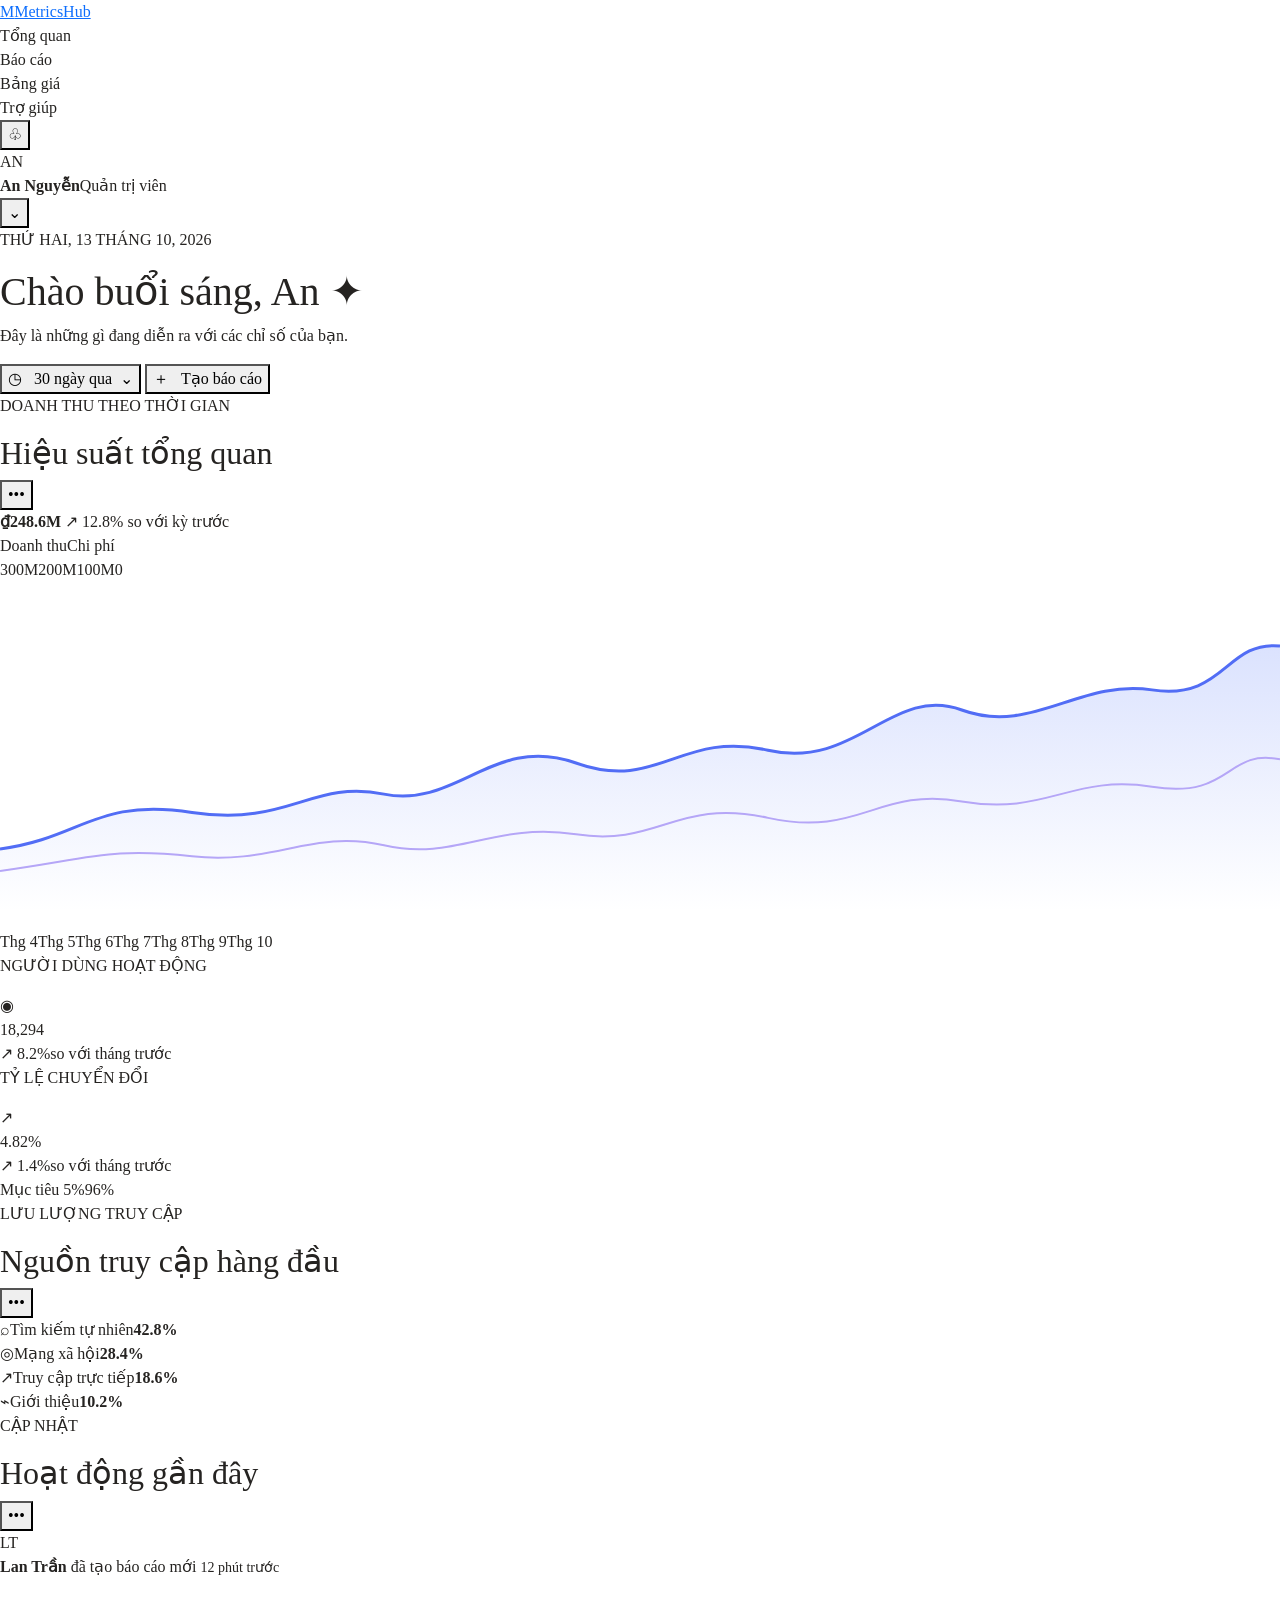
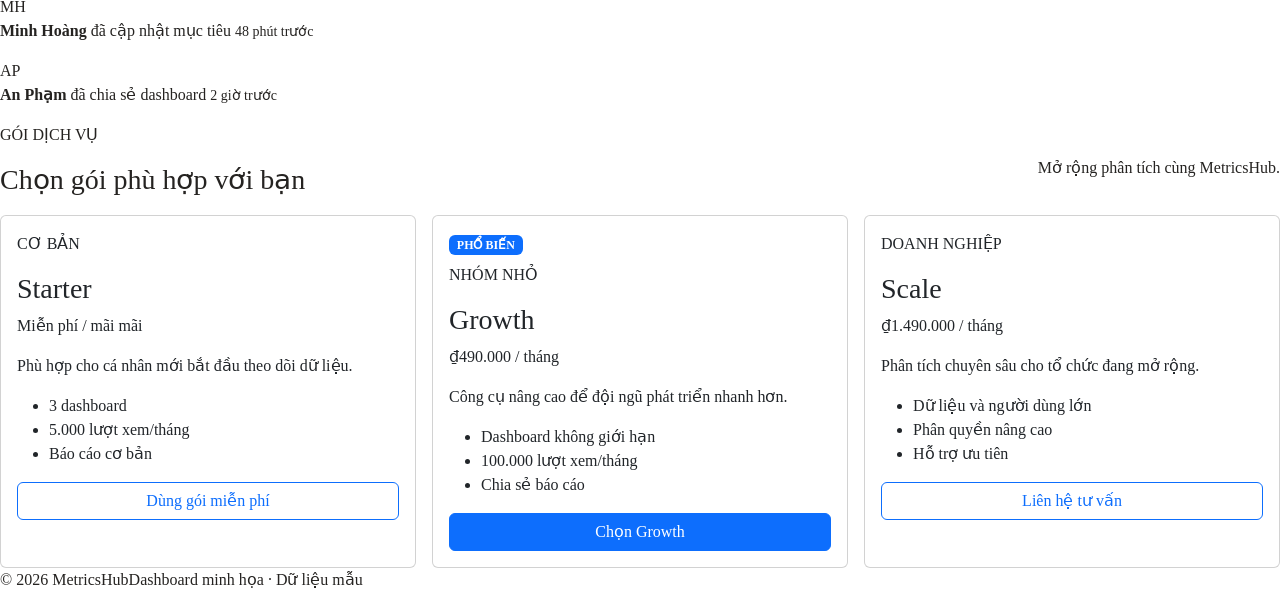
<file: index.html>
<!doctype html>
<html lang="vi">
<head>
  <meta charset="utf-8">
  <meta name="viewport" content="width=device-width, initial-scale=1">
  <meta name="description" content="MetricsHub - bảng điều khiển phân tích dữ liệu">
  <title>MetricsHub — Analytics Dashboard</title>
  <link href="https://cdn.jsdelivr.net/npm/bootstrap@5.3.3/dist/css/bootstrap.min.css" rel="stylesheet">
  <link rel="stylesheet" href="style.css">
</head>
<body>
  <header class="topbar">
    <a class="brand" href="#" aria-label="MetricsHub trang chủ">
      <span class="brand-mark">M</span><span>Metrics<span class="brand-light">Hub</span></span>
    </a>
    <nav class="main-nav" aria-label="Điều hướng chính">
      <a class="nav-link active" href="#dashboard">Tổng quan</a>
      <a class="nav-link" href="#reports">Báo cáo</a>
      <a class="nav-link" href="#pricing">Bảng giá</a>
      <a class="nav-link" href="#help">Trợ giúp</a>
    </nav>
    <div class="account">
      <button class="icon-button" aria-label="Thông báo">♧<span class="notification-dot"></span></button>
      <div class="user-avatar" aria-hidden="true">AN</div>
      <div class="user-name"><strong>An Nguyễn</strong><span>Quản trị viên</span></div>
      <button class="chevron-button" aria-label="Mở menu tài khoản">⌄</button>
    </div>
  </header>

  <main class="page-wrap">
    <section class="welcome-row">
      <div>
        <p class="eyebrow">THỨ HAI, 13 THÁNG 10, 2026</p>
        <h1>Chào buổi sáng, An <span aria-hidden="true">✦</span></h1>
        <p class="welcome-subtitle">Đây là những gì đang diễn ra với các chỉ số của bạn.</p>
      </div>
      <div class="toolbar">
        <button class="button-secondary">◷ &nbsp; 30 ngày qua &nbsp;⌄</button>
        <button class="button-primary">＋ &nbsp; Tạo báo cáo</button>
      </div>
    </section>

    <section id="dashboard" class="dashboard-grid" aria-label="Bảng điều khiển số liệu">
      <article class="widget revenue-widget">
        <div class="widget-heading">
          <div>
            <p class="widget-label">DOANH THU THEO THỜI GIAN</p>
            <h2>Hiệu suất tổng quan</h2>
          </div>
          <button class="more-button" aria-label="Thêm tùy chọn">•••</button>
        </div>
        <div class="revenue-summary">
          <strong>₫248.6M</strong>
          <span class="trend positive">↗ 12.8%</span>
          <span class="comparison">so với kỳ trước</span>
        </div>
        <div class="chart-legend"><span><i class="legend-dot blue"></i>Doanh thu</span><span><i class="legend-dot lavender"></i>Chi phí</span></div>
        <div class="line-chart" role="img" aria-label="Biểu đồ doanh thu tăng dần trong 7 tháng">
          <div class="chart-ylabels"><span>300M</span><span>200M</span><span>100M</span><span>0</span></div>
          <svg viewBox="0 0 700 190" preserveAspectRatio="none" aria-hidden="true">
            <defs><linearGradient id="fillBlue" x1="0" x2="0" y1="0" y2="1"><stop offset="0" stop-color="#5b7cfa" stop-opacity=".22"/><stop offset="1" stop-color="#5b7cfa" stop-opacity="0"/></linearGradient></defs>
            <path class="grid-line" d="M0 20H700M0 70H700M0 120H700M0 170H700"/>
            <path d="M0 146 C45 140 52 118 105 126 S170 108 210 116 S270 83 315 99 S372 81 420 92 S488 56 526 70 S590 53 630 59 S670 32 700 35 L700 180 L0 180Z" fill="url(#fillBlue)"/>
            <path d="M0 146 C45 140 52 118 105 126 S170 108 210 116 S270 83 315 99 S372 81 420 92 S488 56 526 70 S590 53 630 59 S670 32 700 35" fill="none" stroke="#526df5" stroke-width="3" vector-effect="non-scaling-stroke"/>
            <path d="M0 158 C50 151 61 145 105 150 S171 135 210 144 S270 131 315 138 S370 118 420 129 S480 112 526 120 S586 105 630 112 S670 91 700 97" fill="none" stroke="#b5a6f7" stroke-width="2" vector-effect="non-scaling-stroke"/>
          </svg>
          <div class="chart-xlabels"><span>Thg 4</span><span>Thg 5</span><span>Thg 6</span><span>Thg 7</span><span>Thg 8</span><span>Thg 9</span><span>Thg 10</span></div>
        </div>
      </article>

      <article class="widget metric-widget">
        <div class="widget-heading"><p class="widget-label">NGƯỜI DÙNG HOẠT ĐỘNG</p><span class="metric-icon violet">◉</span></div>
        <div class="metric-number">18,294</div>
        <div class="metric-bottom"><span class="trend positive">↗ 8.2%</span><span>so với tháng trước</span></div>
        <div class="mini-bars violet-bars" aria-hidden="true"><i></i><i></i><i></i><i></i><i></i><i></i><i></i><i></i><i></i><i></i><i></i><i></i></div>
      </article>

      <article class="widget metric-widget">
        <div class="widget-heading"><p class="widget-label">TỶ LỆ CHUYỂN ĐỔI</p><span class="metric-icon green">↗</span></div>
        <div class="metric-number">4.82<span class="unit">%</span></div>
        <div class="metric-bottom"><span class="trend positive">↗ 1.4%</span><span>so với tháng trước</span></div>
        <div class="conversion-track"><span></span></div>
        <div class="track-labels"><span>Mục tiêu 5%</span><span>96%</span></div>
      </article>

      <article id="reports" class="widget source-widget">
        <div class="widget-heading"><div><p class="widget-label">LƯU LƯỢNG TRUY CẬP</p><h2>Nguồn truy cập hàng đầu</h2></div><button class="more-button" aria-label="Thêm tùy chọn">•••</button></div>
        <div class="source-row"><span class="source-icon search-icon">⌕</span><span class="source-name">Tìm kiếm tự nhiên</span><strong>42.8%</strong><div class="source-bar"><i style="width:82%"></i></div></div>
        <div class="source-row"><span class="source-icon social-icon">◎</span><span class="source-name">Mạng xã hội</span><strong>28.4%</strong><div class="source-bar"><i style="width:58%"></i></div></div>
        <div class="source-row"><span class="source-icon direct-icon">↗</span><span class="source-name">Truy cập trực tiếp</span><strong>18.6%</strong><div class="source-bar"><i style="width:38%"></i></div></div>
        <div class="source-row"><span class="source-icon referral-icon">⌁</span><span class="source-name">Giới thiệu</span><strong>10.2%</strong><div class="source-bar"><i style="width:23%"></i></div></div>
      </article>

      <article class="widget activity-widget">
        <div class="widget-heading"><div><p class="widget-label">CẬP NHẬT</p><h2>Hoạt động gần đây</h2></div><button class="more-button" aria-label="Thêm tùy chọn">•••</button></div>
        <div class="activity-item"><span class="activity-avatar blue-bg">LT</span><p><strong>Lan Trần</strong> đã tạo báo cáo mới <small>12 phút trước</small></p></div>
        <div class="activity-item"><span class="activity-avatar peach-bg">MH</span><p><strong>Minh Hoàng</strong> đã cập nhật mục tiêu <small>48 phút trước</small></p></div>
        <div class="activity-item"><span class="activity-avatar green-bg">AP</span><p><strong>An Phạm</strong> đã chia sẻ dashboard <small>2 giờ trước</small></p></div>
      </article>
    </section>

    <section id="pricing" class="pricing-section">
      <div class="section-heading">
        <div><p class="eyebrow">GÓI DỊCH VỤ</p><h2>Chọn gói phù hợp với bạn</h2></div>
        <p>Mở rộng phân tích cùng MetricsHub.</p>
      </div>
      <div class="container-fluid px-0">
        <div class="row g-3">
          <div class="col-12 col-md-4">
            <div class="card h-100 pricing-card">
              <div class="card-body">
                <p class="plan-label">CƠ BẢN</p><h3 class="card-title">Starter</h3>
                <p class="plan-price">Miễn phí <span>/ mãi mãi</span></p>
                <p class="card-text">Phù hợp cho cá nhân mới bắt đầu theo dõi dữ liệu.</p>
                <ul class="plan-list"><li>3 dashboard</li><li>5.000 lượt xem/tháng</li><li>Báo cáo cơ bản</li></ul>
                <a href="#" class="btn btn-outline-primary w-100">Dùng gói miễn phí</a>
              </div>
            </div>
          </div>
          <div class="col-12 col-md-4">
            <div class="card h-100 pricing-card featured-plan">
              <div class="card-body">
                <span class="badge text-bg-primary mb-2">PHỔ BIẾN</span>
                <p class="plan-label">NHÓM NHỎ</p><h3 class="card-title">Growth</h3>
                <p class="plan-price">₫490.000 <span>/ tháng</span></p>
                <p class="card-text">Công cụ nâng cao để đội ngũ phát triển nhanh hơn.</p>
                <ul class="plan-list"><li>Dashboard không giới hạn</li><li>100.000 lượt xem/tháng</li><li>Chia sẻ báo cáo</li></ul>
                <a href="#" class="btn btn-primary w-100">Chọn Growth</a>
              </div>
            </div>
          </div>
          <div class="col-12 col-md-4">
            <div class="card h-100 pricing-card">
              <div class="card-body">
                <p class="plan-label">DOANH NGHIỆP</p><h3 class="card-title">Scale</h3>
                <p class="plan-price">₫1.490.000 <span>/ tháng</span></p>
                <p class="card-text">Phân tích chuyên sâu cho tổ chức đang mở rộng.</p>
                <ul class="plan-list"><li>Dữ liệu và người dùng lớn</li><li>Phân quyền nâng cao</li><li>Hỗ trợ ưu tiên</li></ul>
                <a href="#" class="btn btn-outline-primary w-100">Liên hệ tư vấn</a>
              </div>
            </div>
          </div>
        </div>
      </div>
    </section>

    <footer id="help" class="footer"><span>© 2026 MetricsHub</span><span>Dashboard minh họa · Dữ liệu mẫu</span></footer>
  </main>
</body>
</html>
</file>
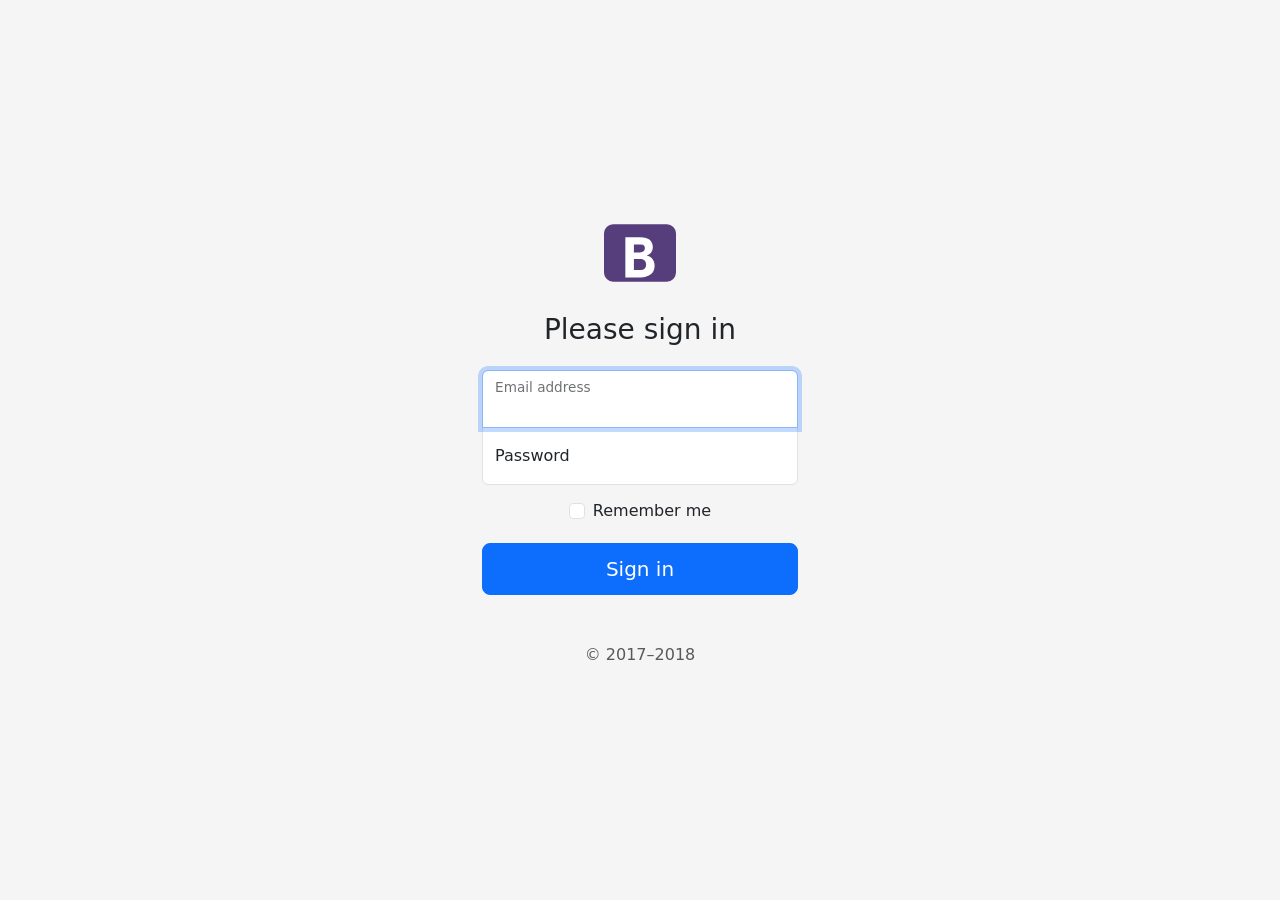
<file: bootstrap_login.html>
<!doctype html>
<html lang="vi">
<head>
    <meta charset="utf-8">
    <meta name="viewport" content="width=device-width, initial-scale=1">
    <title>Bootstrap Login</title>

    <!-- Bootstrap CSS -->
    <link href="https://cdn.jsdelivr.net/npm/bootstrap@5.0.0-beta2/dist/css/bootstrap.min.css"
          rel="stylesheet"
          integrity="sha384-BmbxuPwQa2lc/FVzBcNJ7UAyJxM6wuqIj61tLrc4wSX0szH/Ev+nYRRuWlolflfl"
          crossorigin="anonymous">

    <style>
        html,
        body {
            min-height: 100%;
        }

        body {
            min-height: 100vh;
            display: flex;
            align-items: center;
            justify-content: center;
            padding: 32px 16px;
            background: #f5f5f5;
        }

        .form-signin {
            width: 100%;
            max-width: 380px;
            padding: 32px;
            margin: auto;
            text-align: center;
        }

        .bootstrap-logo {
            width: 72px;
            height: 72px;
            margin-bottom: 24px;
        }

        .form-signin h1 {
            margin-bottom: 24px;
            font-size: 28px;
            font-weight: 400;
        }

        .form-signin .form-control {
            position: relative;
            min-height: 48px;
            padding: 10px 12px;
            font-size: 16px;
        }

        .form-signin .form-control:focus {
            z-index: 2;
        }

        .form-signin input[type="email"] {
            margin-bottom: -1px;
            border-bottom-right-radius: 0;
            border-bottom-left-radius: 0;
        }

        .form-signin input[type="password"] {
            margin-bottom: 14px;
            border-top-left-radius: 0;
            border-top-right-radius: 0;
        }

        .remember-row {
            margin-bottom: 20px;
        }

        .form-signin .btn {
            width: 100%;
            padding: 10px;
        }

        @media (max-width: 420px) {
            .form-signin {
                padding: 24px 12px;
            }
        }
    </style>
</head>
<body class="text-center">
    <main class="form-signin">
        <form>
            <svg class="bootstrap-logo" xmlns="http://www.w3.org/2000/svg" viewBox="0 0 118 94" role="img" aria-label="Bootstrap logo">
                <title>Bootstrap</title>
                <rect width="118" height="94" rx="15" fill="#563d7c"/>
                <path fill="#fff" d="M35 21h25c13 0 20 6 20 16 0 7-4 12-10 14 8 2 13 8 13 17 0 12-9 19-23 19H35V21zm14 12v13h10c5 0 8-2 8-7s-3-6-8-6H49zm0 24v18h11c6 0 9-3 9-9 0-6-4-9-10-9H49z"/>
            </svg>

            <h1>Please sign in</h1>

            <div class="form-floating">
                <input type="email" class="form-control" id="inputEmail" placeholder="name@example.com" required autofocus>
                <label for="inputEmail">Email address</label>
            </div>
            <div class="form-floating">
                <input type="password" class="form-control" id="inputPassword" placeholder="Password" required>
                <label for="inputPassword">Password</label>
            </div>

            <div class="form-check remember-row d-flex justify-content-center">
                <input class="form-check-input me-2" type="checkbox" value="remember-me" id="rememberMe">
                <label class="form-check-label" for="rememberMe">Remember me</label>
            </div>

            <button class="btn btn-lg btn-primary" type="submit">Sign in</button>
            <p class="mt-5 mb-3 text-muted">&copy; 2017–2018</p>
        </form>
    </main>

    <script src="https://cdn.jsdelivr.net/npm/bootstrap@5.0.0-beta2/dist/js/bootstrap.bundle.min.js"
            integrity="sha384-b5kHyXgcpbZJO/tY9Ul7kGkf1S0CWuKcCD38l8YkeH8z8QjE0GmW1gYU5S9FOnJ0"
            crossorigin="anonymous"></script>
</body>
</html>
</file>
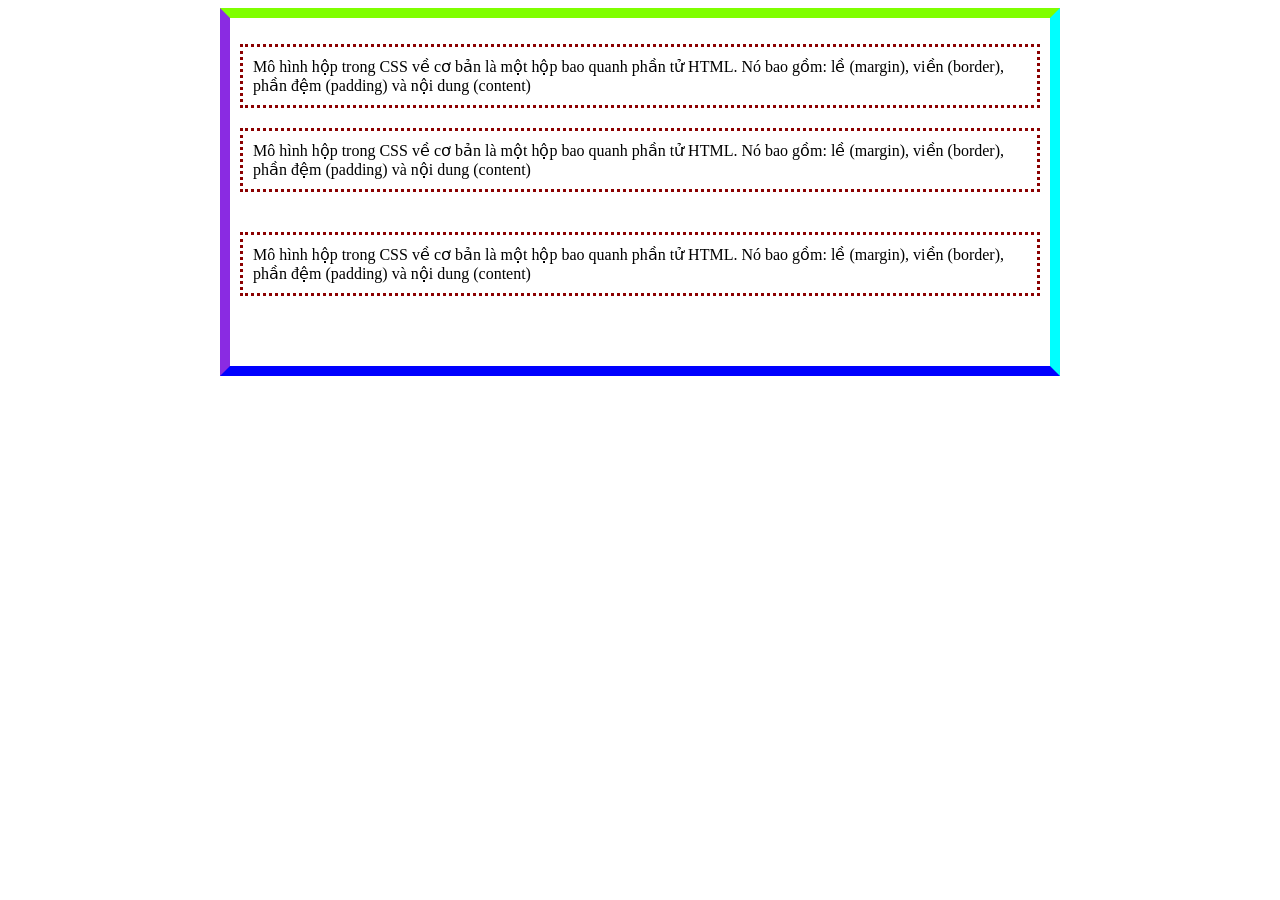
<file: box_model.html>
<!DOCTYPE html>
<html lang="vi">
<head>
    <meta charset="UTF-8">
    <meta name="viewport" content="width=device-width, initial-scale=1.0">
    <title>Sử dụng Box Model</title>
    <style>
        .boxmodel {
            margin: 0 auto;
            width: 800px;
            border-width: 10px;
            border-style: solid;
            border-color: chartreuse aqua blue blueviolet;
            padding: 10px;
        }

        .boxmodel p {
            border: 3px dotted darkred;
            padding: 10px;
        }

        #boxmodel1 {
            margin-bottom: 20px;
        }

        #boxmodel2 {
            margin-bottom: 40px;
        }

        #boxmodel3 {
            margin-bottom: 60px;
        }

        @media (max-width: 880px) {
            .boxmodel {
                box-sizing: border-box;
                width: 100%;
            }
        }
    </style>
</head>
<body>
    <div class="boxmodel">
        <p id="boxmodel1">Mô hình hộp trong CSS về cơ bản là một hộp bao quanh phần tử HTML.
            Nó bao gồm: lề (margin), viền (border), phần đệm (padding) và nội dung (content)</p>

        <p id="boxmodel2">Mô hình hộp trong CSS về cơ bản là một hộp bao quanh phần tử HTML.
            Nó bao gồm: lề (margin), viền (border), phần đệm (padding) và nội dung (content)</p>

        <p id="boxmodel3">Mô hình hộp trong CSS về cơ bản là một hộp bao quanh phần tử HTML.
            Nó bao gồm: lề (margin), viền (border), phần đệm (padding) và nội dung (content)</p>
    </div>
</body>
</html>
</file>
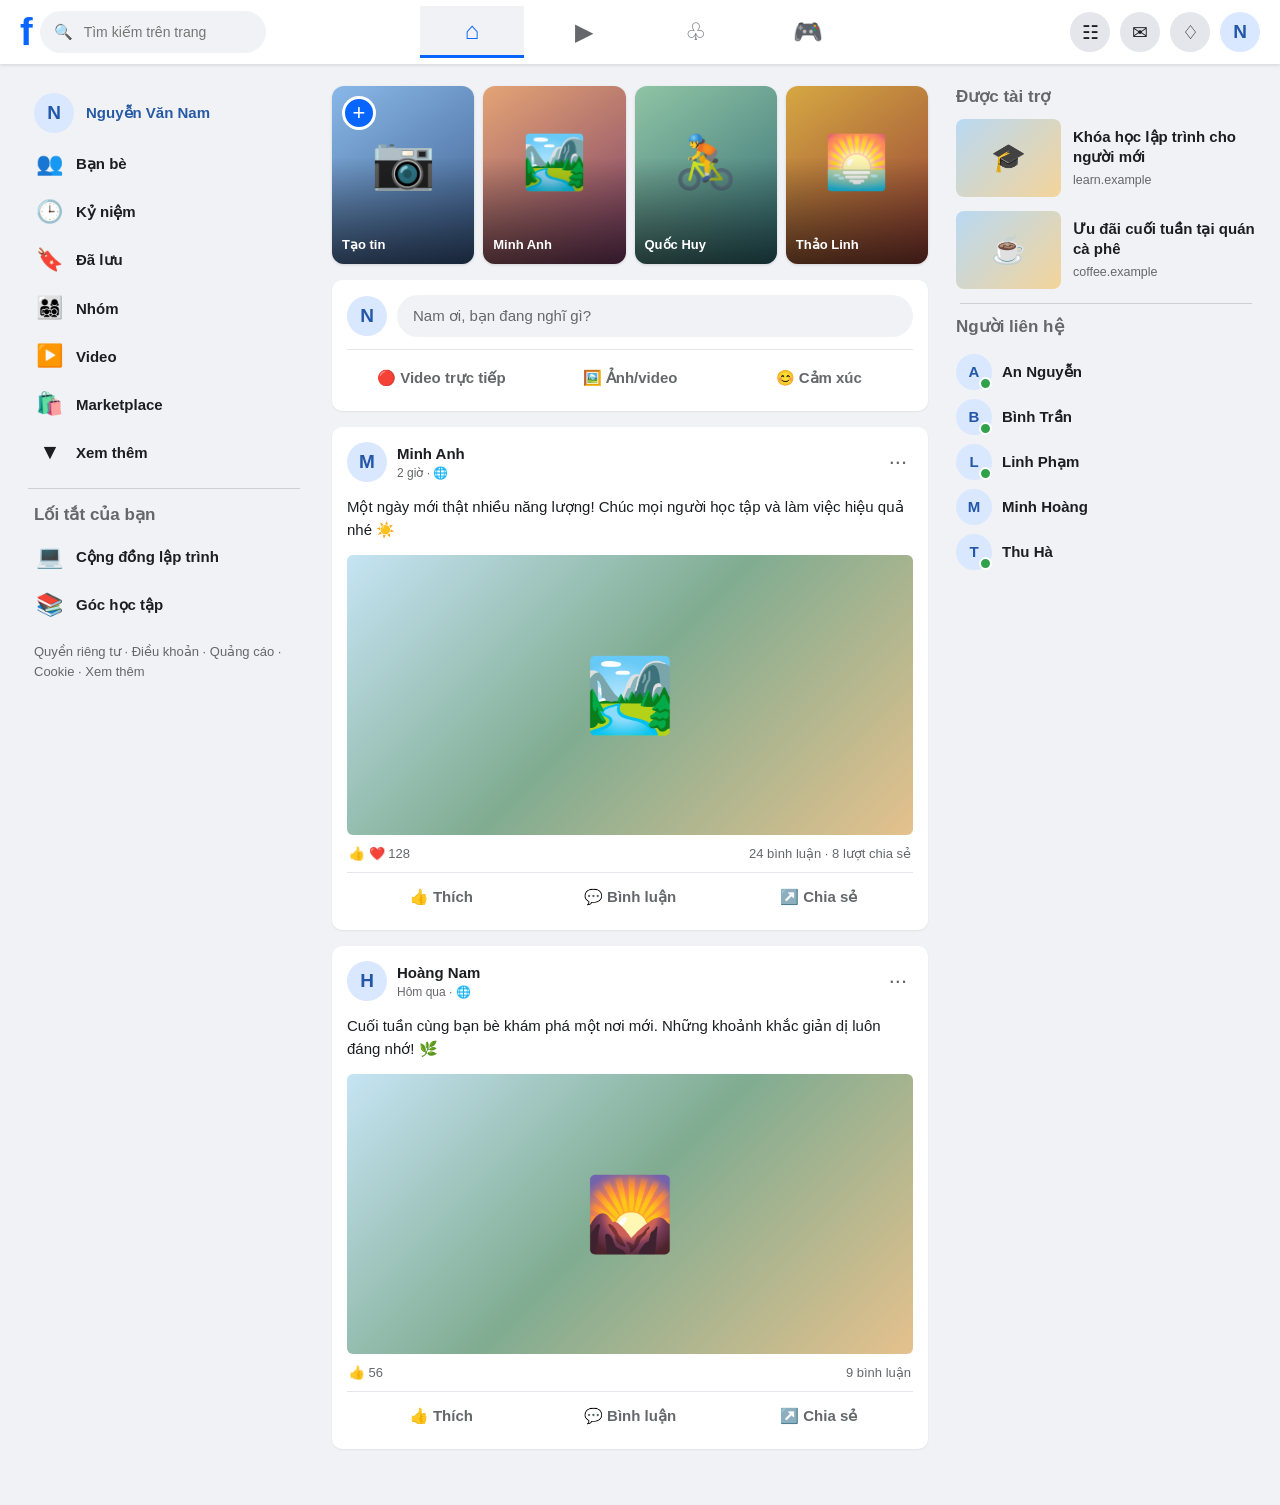
<file: facebook_home_mock.html>
<!DOCTYPE html>
<html lang="vi">
<head>
  <meta charset="UTF-8">
  <meta name="viewport" content="width=device-width, initial-scale=1">
  <title>Trang chủ - Giao diện mạng xã hội</title>
  <style>
    :root {
      --blue: #0866ff;
      --bg: #f0f2f5;
      --text: #1c1e21;
      --muted: #65676b;
      --line: #e4e6eb;
      --card: #fff;
    }

    * { box-sizing: border-box; }
    body {
      margin: 0;
      padding-top: 64px;
      background: var(--bg);
      color: var(--text);
      font: 15px Arial, Helvetica, sans-serif;
    }
    button { font: inherit; cursor: pointer; }

    .topbar {
      position: fixed;
      inset: 0 0 auto;
      z-index: 10;
      height: 64px;
      display: flex;
      align-items: center;
      justify-content: space-between;
      gap: 18px;
      padding: 0 20px;
      background: var(--card);
      box-shadow: 0 1px 4px #0002;
    }
    .brand-area, .top-actions, .search-box, .nav-links {
      display: flex;
      align-items: center;
    }
    .brand-area { gap: 10px; min-width: 260px; }
    .brand {
      color: var(--blue);
      font-size: 38px;
      font-weight: 800;
      letter-spacing: -3px;
      line-height: 1;
    }
    .search-box {
      height: 42px;
      gap: 9px;
      padding: 0 14px;
      border-radius: 24px;
      background: var(--bg);
      color: var(--muted);
    }
    .search-box input {
      width: 170px;
      border: 0;
      outline: 0;
      background: transparent;
      font-size: 14px;
    }
    .nav-links { height: 100%; gap: 8px; }
    .nav-item {
      width: 104px;
      height: 52px;
      display: grid;
      place-items: center;
      border-radius: 9px;
      color: var(--muted);
      font-size: 24px;
      text-decoration: none;
    }
    .nav-item:hover, .nav-item.active { color: var(--blue); background: #f0f2f5; }
    .nav-item.active { border-bottom: 3px solid var(--blue); border-radius: 0; }
    .top-actions { min-width: 260px; justify-content: flex-end; gap: 10px; }
    .circle-btn, .avatar {
      width: 40px;
      height: 40px;
      display: grid;
      place-items: center;
      border: 0;
      border-radius: 50%;
      background: #e4e6eb;
      color: var(--text);
      font-size: 19px;
    }
    .avatar { background: #d9e7ff; font-weight: 700; color: #2457a7; }

    .layout {
      max-width: 1500px;
      margin: 0 auto;
      display: grid;
      grid-template-columns: 280px minmax(420px, 680px) 300px;
      justify-content: space-between;
      gap: 28px;
      padding: 22px 24px 40px;
    }
    .left-sidebar, .right-sidebar {
      position: sticky;
      top: 84px;
      align-self: start;
      max-height: calc(100vh - 100px);
      overflow-y: auto;
      scrollbar-width: thin;
    }
    .side-link {
      min-height: 48px;
      display: flex;
      align-items: center;
      gap: 12px;
      padding: 7px 10px;
      border-radius: 8px;
      color: var(--text);
      font-weight: 600;
      text-decoration: none;
    }
    .side-link:hover { background: #e4e6eb; }
    .side-icon { width: 30px; text-align: center; font-size: 22px; }
    .profile-small { color: #2759a5; }
    .sidebar-divider { border: 0; border-top: 1px solid #ccd0d5; margin: 12px 4px; }
    .section-label {
      margin: 15px 10px 8px;
      color: var(--muted);
      font-size: 17px;
      font-weight: 700;
    }
    .shortcut { color: var(--muted); font-size: 13px; line-height: 1.5; padding: 0 10px; }

    main { min-width: 0; }
    .stories {
      display: grid;
      grid-template-columns: repeat(4, 1fr);
      gap: 9px;
      margin-bottom: 16px;
    }
    .story {
      height: 178px;
      position: relative;
      overflow: hidden;
      border-radius: 12px;
      background: linear-gradient(145deg, #89b8e8, #3b5b8a);
      color: #fff;
      box-shadow: 0 1px 3px #0002;
    }
    .story:nth-child(2) { background: linear-gradient(145deg, #e4a475, #7b3d67); }
    .story:nth-child(3) { background: linear-gradient(145deg, #90c4a5, #326c74); }
    .story:nth-child(4) { background: linear-gradient(145deg, #d6a842, #923d36); }
    .story::after {
      content: "";
      position: absolute;
      inset: 40% 0 0;
      background: linear-gradient(transparent, #0009);
    }
    .story-photo { position: absolute; inset: 20px 0 45px; display: grid; place-items: center; font-size: 52px; }
    .story-name { position: absolute; z-index: 1; bottom: 12px; left: 10px; right: 8px; font-size: 13px; font-weight: 700; }
    .story-add {
      position: absolute; z-index: 2; left: 10px; top: 10px;
      width: 34px; height: 34px; display: grid; place-items: center;
      border: 3px solid #fff; border-radius: 50%; background: var(--blue); font-size: 22px;
    }

    .card {
      margin-bottom: 16px;
      padding: 15px;
      border-radius: 10px;
      background: var(--card);
      box-shadow: 0 1px 2px #0001;
    }
    .composer-top { display: flex; align-items: center; gap: 10px; }
    .composer-input {
      flex: 1; height: 42px; padding: 12px 16px; border: 0; border-radius: 22px;
      background: var(--bg); color: var(--muted); text-align: left;
    }
    .composer-input:hover { background: #e4e6eb; }
    .composer-tools { display: flex; margin-top: 12px; padding-top: 10px; border-top: 1px solid var(--line); }
    .composer-tool {
      flex: 1; border: 0; border-radius: 7px; padding: 9px 4px; background: transparent;
      color: var(--muted); font-weight: 600;
    }
    .composer-tool:hover { background: var(--bg); }

    .post-head { display: flex; align-items: center; gap: 10px; }
    .post-meta { flex: 1; }
    .post-name { font-weight: 700; }
    .post-time { margin-top: 4px; color: var(--muted); font-size: 12px; }
    .more { border: 0; background: transparent; color: var(--muted); font-size: 22px; }
    .post-text { margin: 14px 0; line-height: 1.5; }
    .post-image {
      min-height: 280px; display: grid; place-items: center; border-radius: 6px;
      background: linear-gradient(135deg, #c6e4f4, #80ac91 48%, #e5c18d);
      color: #fff; font-size: 72px;
    }
    .post-stats { display: flex; justify-content: space-between; color: var(--muted); font-size: 13px; padding: 11px 2px; }
    .post-buttons { display: flex; border-top: 1px solid var(--line); padding-top: 6px; }
    .post-buttons button { flex: 1; border: 0; border-radius: 6px; padding: 9px; background: transparent; color: var(--muted); font-weight: 600; }
    .post-buttons button:hover { background: var(--bg); }

    .right-title { margin: 0 0 12px; color: var(--muted); font-size: 17px; }
    .sponsored {
      display: flex; align-items: center; gap: 12px; margin-bottom: 14px;
      color: var(--text); text-decoration: none; font-weight: 600; line-height: 1.35;
    }
    .sponsored-box {
      width: 105px; height: 78px; display: grid; place-items: center; flex: 0 0 auto;
      border-radius: 8px; background: linear-gradient(135deg, #b9d9f3, #f4d49a); font-size: 28px;
    }
    .sponsored small { display: block; margin-top: 5px; color: var(--muted); font-weight: 400; }
    .contact { display: flex; align-items: center; gap: 10px; min-height: 45px; font-weight: 600; }
    .contact .avatar { position: relative; width: 36px; height: 36px; font-size: 15px; }
    .online::after {
      content: ""; position: absolute; right: 0; bottom: 0; width: 9px; height: 9px;
      border: 2px solid #fff; border-radius: 50%; background: #31a24c;
    }

    @media (max-width: 1100px) {
      .layout { grid-template-columns: 230px minmax(400px, 680px); justify-content: center; }
      .right-sidebar { display: none; }
      .brand-area, .top-actions { min-width: 200px; }
    }
    @media (max-width: 760px) {
      body { padding-top: 58px; }
      .topbar { height: 58px; padding: 0 10px; }
      .brand-area { min-width: 0; }
      .brand { font-size: 34px; }
      .search-box { width: 40px; justify-content: center; padding: 0; }
      .search-box input { display: none; }
      .nav-links { gap: 0; }
      .nav-item { width: 48px; font-size: 20px; }
      .top-actions { min-width: 0; gap: 5px; }
      .top-actions .circle-btn:nth-child(1), .top-actions .circle-btn:nth-child(2) { display: none; }
      .layout { display: block; padding: 14px 10px 30px; }
      .left-sidebar { display: none; }
      .stories { gap: 6px; }
      .story { height: 145px; }
      .story-name { font-size: 11px; }
      .post-image { min-height: 220px; }
    }
    @media (max-width: 430px) {
      .nav-item { width: 38px; }
      .stories { grid-template-columns: repeat(4, minmax(0, 1fr)); }
      .story { height: 125px; }
      .story-photo { font-size: 38px; }
      .story-name { left: 7px; bottom: 8px; }
      .card { padding: 12px; }
    }
  </style>
</head>
<body>
  <header class="topbar">
    <div class="brand-area">
      <div class="brand" aria-label="Trang chủ">f</div>
      <label class="search-box">🔍 <input type="search" placeholder="Tìm kiếm trên trang"></label>
    </div>

    <nav class="nav-links" aria-label="Điều hướng chính">
      <a class="nav-item active" href="#" aria-label="Trang chủ">⌂</a>
      <a class="nav-item" href="#" aria-label="Video">▶</a>
      <a class="nav-item" href="#" aria-label="Nhóm">♧</a>
      <a class="nav-item" href="#" aria-label="Trò chơi">🎮</a>
    </nav>

    <div class="top-actions">
      <button class="circle-btn" aria-label="Menu">☷</button>
      <button class="circle-btn" aria-label="Tin nhắn">✉</button>
      <button class="circle-btn" aria-label="Thông báo">♢</button>
      <div class="avatar" title="Tài khoản">N</div>
    </div>
  </header>

  <div class="layout">
    <aside class="left-sidebar" aria-label="Thanh điều hướng bên trái">
      <a class="side-link profile-small" href="#"><span class="avatar">N</span> Nguyễn Văn Nam</a>
      <a class="side-link" href="#"><span class="side-icon">👥</span>Bạn bè</a>
      <a class="side-link" href="#"><span class="side-icon">🕒</span>Kỷ niệm</a>
      <a class="side-link" href="#"><span class="side-icon">🔖</span>Đã lưu</a>
      <a class="side-link" href="#"><span class="side-icon">👨‍👩‍👧‍👦</span>Nhóm</a>
      <a class="side-link" href="#"><span class="side-icon">▶️</span>Video</a>
      <a class="side-link" href="#"><span class="side-icon">🛍️</span>Marketplace</a>
      <a class="side-link" href="#"><span class="side-icon">▾</span>Xem thêm</a>
      <hr class="sidebar-divider">
      <h2 class="section-label">Lối tắt của bạn</h2>
      <a class="side-link" href="#"><span class="side-icon">💻</span>Cộng đồng lập trình</a>
      <a class="side-link" href="#"><span class="side-icon">📚</span>Góc học tập</a>
      <p class="shortcut">Quyền riêng tư · Điều khoản · Quảng cáo · Cookie · Xem thêm</p>
    </aside>

    <main>
      <section class="stories" aria-label="Tin">
        <div class="story"><span class="story-add">+</span><span class="story-photo">📷</span><span class="story-name">Tạo tin</span></div>
        <div class="story"><span class="story-photo">🏞️</span><span class="story-name">Minh Anh</span></div>
        <div class="story"><span class="story-photo">🚴</span><span class="story-name">Quốc Huy</span></div>
        <div class="story"><span class="story-photo">🌅</span><span class="story-name">Thảo Linh</span></div>
      </section>

      <section class="card" aria-label="Tạo bài viết">
        <div class="composer-top">
          <div class="avatar">N</div>
          <button class="composer-input">Nam ơi, bạn đang nghĩ gì?</button>
        </div>
        <div class="composer-tools">
          <button class="composer-tool">🔴 Video trực tiếp</button>
          <button class="composer-tool">🖼️ Ảnh/video</button>
          <button class="composer-tool">😊 Cảm xúc</button>
        </div>
      </section>

      <article class="card">
        <div class="post-head">
          <div class="avatar">M</div>
          <div class="post-meta"><div class="post-name">Minh Anh</div><div class="post-time">2 giờ · 🌐</div></div>
          <button class="more" aria-label="Tùy chọn">···</button>
        </div>
        <p class="post-text">Một ngày mới thật nhiều năng lượng! Chúc mọi người học tập và làm việc hiệu quả nhé ☀️</p>
        <div class="post-image" role="img" aria-label="Hình minh họa phong cảnh">🏞️</div>
        <div class="post-stats"><span>👍 ❤️ 128</span><span>24 bình luận · 8 lượt chia sẻ</span></div>
        <div class="post-buttons">
          <button>👍 Thích</button><button>💬 Bình luận</button><button>↗️ Chia sẻ</button>
        </div>
      </article>

      <article class="card">
        <div class="post-head">
          <div class="avatar">H</div>
          <div class="post-meta"><div class="post-name">Hoàng Nam</div><div class="post-time">Hôm qua · 🌐</div></div>
          <button class="more" aria-label="Tùy chọn">···</button>
        </div>
        <p class="post-text">Cuối tuần cùng bạn bè khám phá một nơi mới. Những khoảnh khắc giản dị luôn đáng nhớ! 🌿</p>
        <div class="post-image" role="img" aria-label="Hình minh họa chuyến đi">🌄</div>
        <div class="post-stats"><span>👍 56</span><span>9 bình luận</span></div>
        <div class="post-buttons">
          <button>👍 Thích</button><button>💬 Bình luận</button><button>↗️ Chia sẻ</button>
        </div>
      </article>
    </main>

    <aside class="right-sidebar" aria-label="Thông tin bên phải">
      <h2 class="right-title">Được tài trợ</h2>
      <a class="sponsored" href="#">
        <span class="sponsored-box">🎓</span>
        <span>Khóa học lập trình cho người mới<small>learn.example</small></span>
      </a>
      <a class="sponsored" href="#">
        <span class="sponsored-box">☕</span>
        <span>Ưu đãi cuối tuần tại quán cà phê<small>coffee.example</small></span>
      </a>
      <hr class="sidebar-divider">
      <h2 class="right-title">Người liên hệ</h2>
      <div class="contact"><span class="avatar online">A</span> An Nguyễn</div>
      <div class="contact"><span class="avatar online">B</span> Bình Trần</div>
      <div class="contact"><span class="avatar online">L</span> Linh Phạm</div>
      <div class="contact"><span class="avatar">M</span> Minh Hoàng</div>
      <div class="contact"><span class="avatar online">T</span> Thu Hà</div>
    </aside>
  </div>
</body>
</html>
</file>
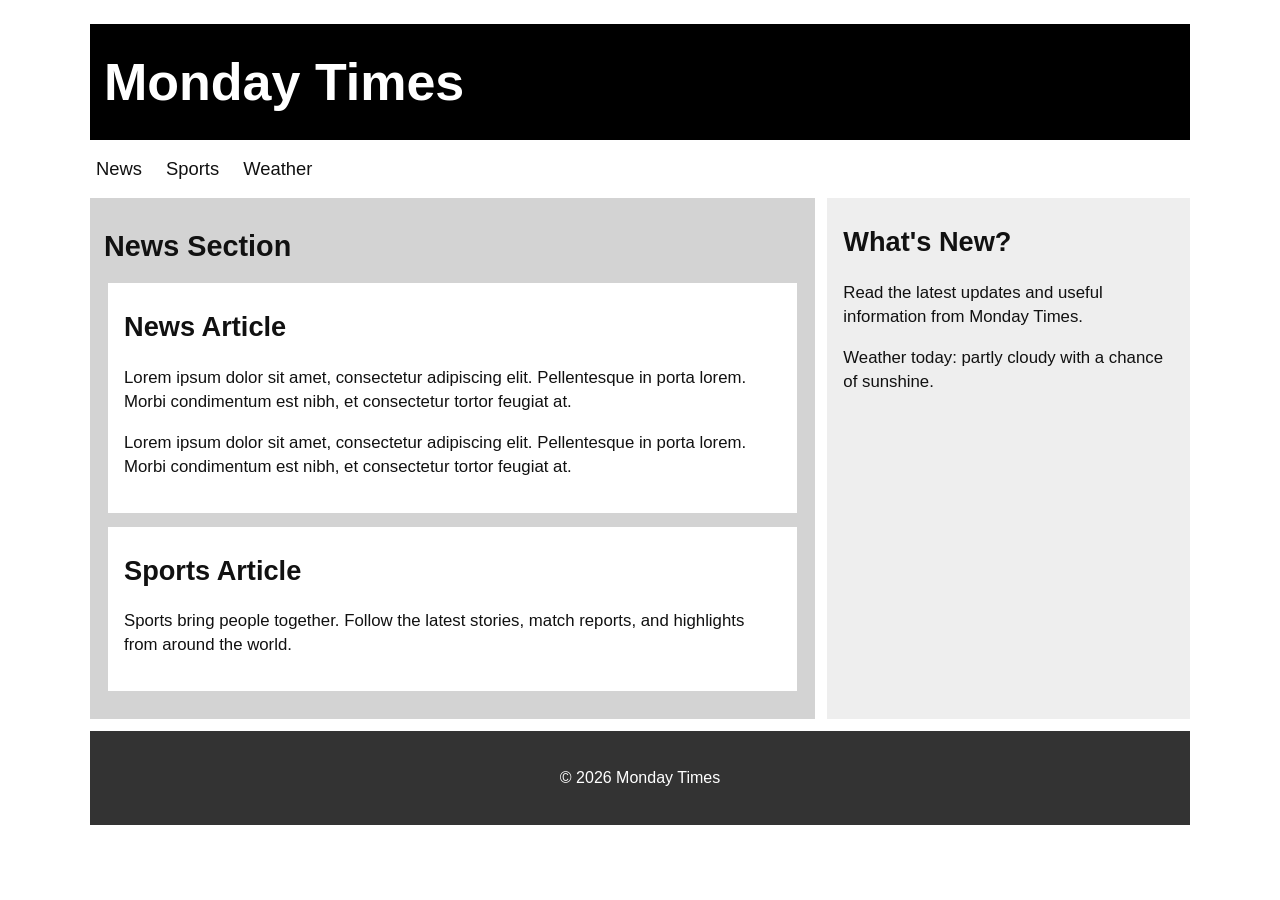
<file: layout_html5.html>
<!DOCTYPE html>
<html lang="vi">
<head>
    <meta charset="UTF-8">
    <meta name="viewport" content="width=device-width, initial-scale=1.0">
    <title>Monday Times - Bố cục HTML5</title>
    <style>
        * {
            box-sizing: border-box;
        }

        body {
            margin: 0;
            padding: 24px;
            font-family: Arial, Helvetica, sans-serif;
            color: #111;
            background: #fff;
        }

        .page {
            max-width: 1100px;
            margin: 0 auto;
        }

        header {
            padding: 28px 14px;
            color: #fff;
            background: #000;
        }

        header h1 {
            margin: 0;
            font-size: clamp(2rem, 5vw, 3.25rem);
        }

        nav {
            display: flex;
            flex-wrap: wrap;
            gap: 24px;
            padding: 18px 6px;
        }

        nav a {
            color: #111;
            font-size: 1.15rem;
            text-decoration: none;
        }

        nav a:hover,
        nav a:focus {
            color: #075bce;
            text-decoration: underline;
        }

        .content-layout {
            display: grid;
            grid-template-columns: minmax(0, 2fr) minmax(220px, 1fr);
            gap: 12px;
            align-items: stretch;
        }

        section {
            padding: 14px;
            background: #d3d3d3;
        }

        section > h2 {
            margin: 18px 0 20px;
            font-size: 1.8rem;
        }

        article {
            margin: 0 4px 14px;
            padding: 16px;
            background: #fff;
        }

        article h2,
        aside h2 {
            margin-top: 12px;
            font-size: 1.7rem;
        }

        article p,
        aside p {
            font-size: 1.05rem;
            line-height: 1.45;
        }

        aside {
            padding: 16px;
            background: #eeeeee;
        }

        footer {
            margin-top: 12px;
            padding: 22px;
            color: #fff;
            background: #333;
            text-align: center;
        }

        @media (max-width: 650px) {
            body {
                padding: 12px;
            }

            .content-layout {
                grid-template-columns: 1fr;
            }

            nav {
                gap: 16px;
            }
        }
    </style>
</head>
<body>
    <div class="page">
        <header>
            <h1>Monday Times</h1>
        </header>

        <nav aria-label="Chuyên mục">
            <a href="#news">News</a>
            <a href="#sports">Sports</a>
            <a href="#weather">Weather</a>
        </nav>

        <div class="content-layout">
            <section id="news">
                <h2>News Section</h2>

                <article>
                    <h2>News Article</h2>
                    <p>Lorem ipsum dolor sit amet, consectetur adipiscing elit. Pellentesque in porta lorem. Morbi condimentum est nibh, et consectetur tortor feugiat at.</p>
                    <p>Lorem ipsum dolor sit amet, consectetur adipiscing elit. Pellentesque in porta lorem. Morbi condimentum est nibh, et consectetur tortor feugiat at.</p>
                </article>

                <article id="sports">
                    <h2>Sports Article</h2>
                    <p>Sports bring people together. Follow the latest stories, match reports, and highlights from around the world.</p>
                </article>
            </section>

            <aside id="weather">
                <h2>What's New?</h2>
                <p>Read the latest updates and useful information from Monday Times.</p>
                <p>Weather today: partly cloudy with a chance of sunshine.</p>
            </aside>
        </div>

        <footer>
            <p>© 2026 Monday Times</p>
        </footer>
    </div>
</body>
</html>
</file>
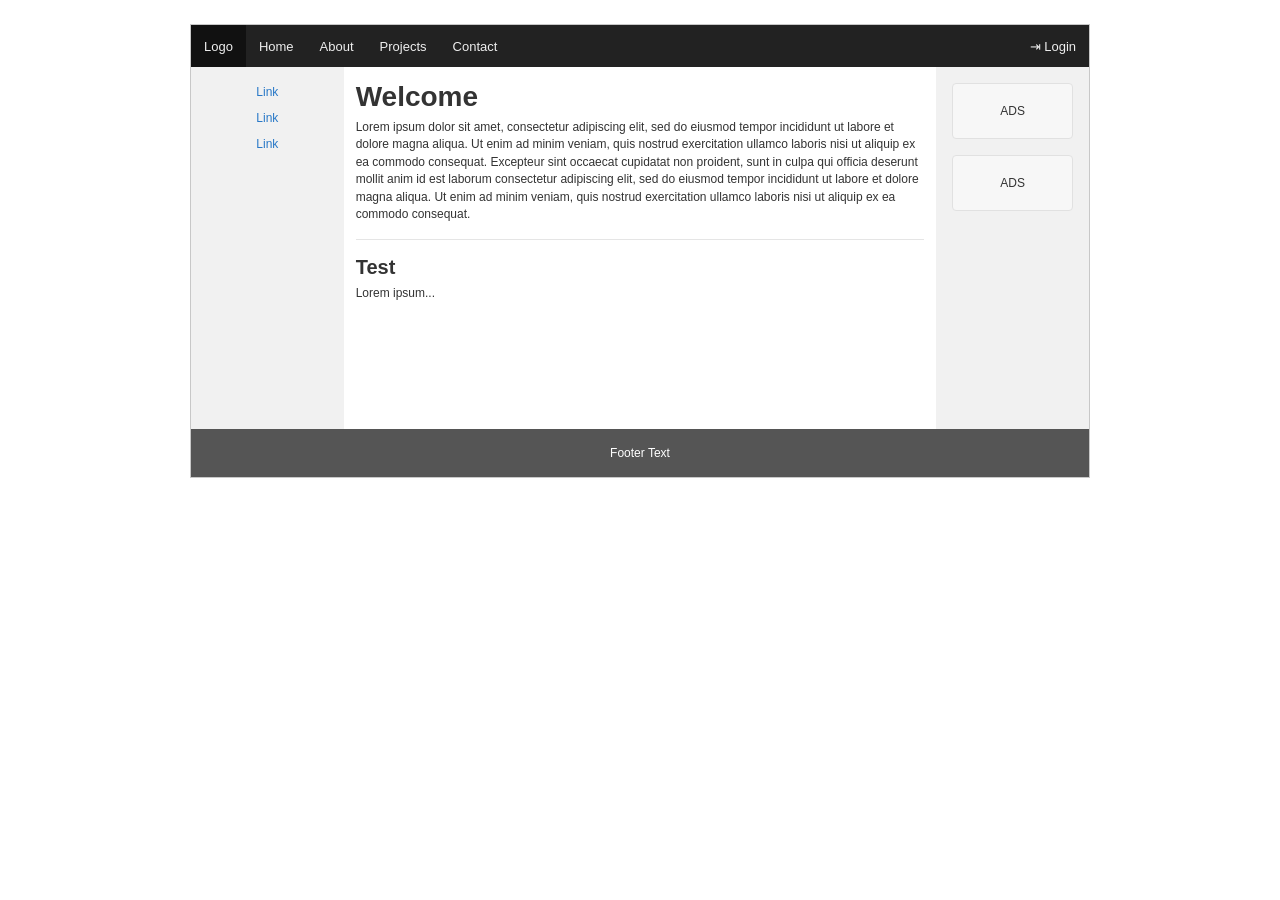
<file: layout_rwd.html>
<!DOCTYPE html>
<html lang="vi">
<head>
    <meta charset="UTF-8">
    <meta name="viewport" content="width=device-width, initial-scale=1.0">
    <title>Responsive Web Layout</title>
    <style>
        * {
            box-sizing: border-box;
        }

        body {
            margin: 0;
            padding: 24px;
            font-family: Arial, Helvetica, sans-serif;
            color: #333;
            background: #fff;
        }

        .page {
            width: min(100%, 900px);
            min-height: 454px;
            margin: 0 auto;
            border: 1px solid #c8c8c8;
        }

        .navbar {
            display: flex;
            align-items: stretch;
            min-height: 42px;
            color: #eee;
            background: #222;
        }

        .navbar a {
            display: flex;
            align-items: center;
            padding: 0 13px;
            color: inherit;
            font-size: 13px;
            text-decoration: none;
        }

        .navbar a:hover,
        .navbar a:focus {
            color: #fff;
            background: #080808;
        }

        .navbar .brand {
            background: #111;
        }

        .navbar .login {
            margin-left: auto;
        }

        .columns {
            display: grid;
            grid-template-columns: 17% minmax(0, 1fr) 17%;
            min-height: 362px;
        }

        .sidebar,
        .ads {
            padding: 16px;
            background: #f1f1f1;
        }

        .sidebar a {
            display: block;
            width: max-content;
            margin: 2px auto 12px;
            color: #2878c7;
            font-size: 12px;
            text-decoration: none;
        }

        .sidebar a:hover {
            text-decoration: underline;
        }

        .main-content {
            padding: 14px 12px;
            background: #fff;
        }

        .main-content h1 {
            margin: 0 0 6px;
            font-size: 28px;
        }

        .main-content p {
            margin: 0;
            font-size: 12px;
            line-height: 1.45;
        }

        .main-content hr {
            margin: 16px 0;
            border: 0;
            border-top: 1px solid #e5e5e5;
        }

        .main-content h2 {
            margin: 0 0 6px;
            font-size: 20px;
        }

        .ad-box {
            display: grid;
            min-height: 56px;
            margin-bottom: 16px;
            place-items: center;
            border: 1px solid #e1e1e1;
            border-radius: 4px;
            background: #f7f7f7;
            font-size: 12px;
        }

        .footer {
            display: grid;
            min-height: 48px;
            place-items: center;
            color: #fff;
            background: #555;
            font-size: 12px;
        }

        @media (max-width: 620px) {
            body {
                padding: 12px;
            }

            .navbar {
                flex-wrap: wrap;
            }

            .navbar a {
                min-height: 42px;
                padding: 0 10px;
            }

            .navbar .login {
                margin-left: 0;
            }

            .columns {
                grid-template-columns: 1fr;
            }

            .sidebar {
                display: flex;
                justify-content: center;
                gap: 24px;
                padding: 12px;
            }

            .sidebar a {
                margin: 0;
            }

            .main-content {
                min-height: 230px;
                padding: 18px;
            }

            .ads {
                display: grid;
                grid-template-columns: repeat(2, minmax(0, 1fr));
                gap: 12px;
            }

            .ad-box {
                margin: 0;
            }
        }

        @media (max-width: 380px) {
            .navbar a {
                padding: 0 8px;
                font-size: 12px;
            }

            .ads {
                grid-template-columns: 1fr;
            }
        }
    </style>
</head>
<body>
    <div class="page">
        <div class="navbar">
            <a class="brand" href="#">Logo</a>
            <a href="#">Home</a>
            <a href="#">About</a>
            <a href="#">Projects</a>
            <a href="#">Contact</a>
            <a class="login" href="#">⇥ Login</a>
        </div>

        <div class="columns">
            <div class="sidebar">
                <a href="#">Link</a>
                <a href="#">Link</a>
                <a href="#">Link</a>
            </div>

            <div class="main-content">
                <h1>Welcome</h1>
                <p>Lorem ipsum dolor sit amet, consectetur adipiscing elit, sed do eiusmod tempor incididunt ut labore et dolore magna aliqua. Ut enim ad minim veniam, quis nostrud exercitation ullamco laboris nisi ut aliquip ex ea commodo consequat. Excepteur sint occaecat cupidatat non proident, sunt in culpa qui officia deserunt mollit anim id est laborum consectetur adipiscing elit, sed do eiusmod tempor incididunt ut labore et dolore magna aliqua. Ut enim ad minim veniam, quis nostrud exercitation ullamco laboris nisi ut aliquip ex ea commodo consequat.</p>
                <hr>
                <h2>Test</h2>
                <p>Lorem ipsum...</p>
            </div>

            <div class="ads">
                <div class="ad-box">ADS</div>
                <div class="ad-box">ADS</div>
            </div>
        </div>

        <div class="footer">Footer Text</div>
    </div>
</body>
</html>
</file>
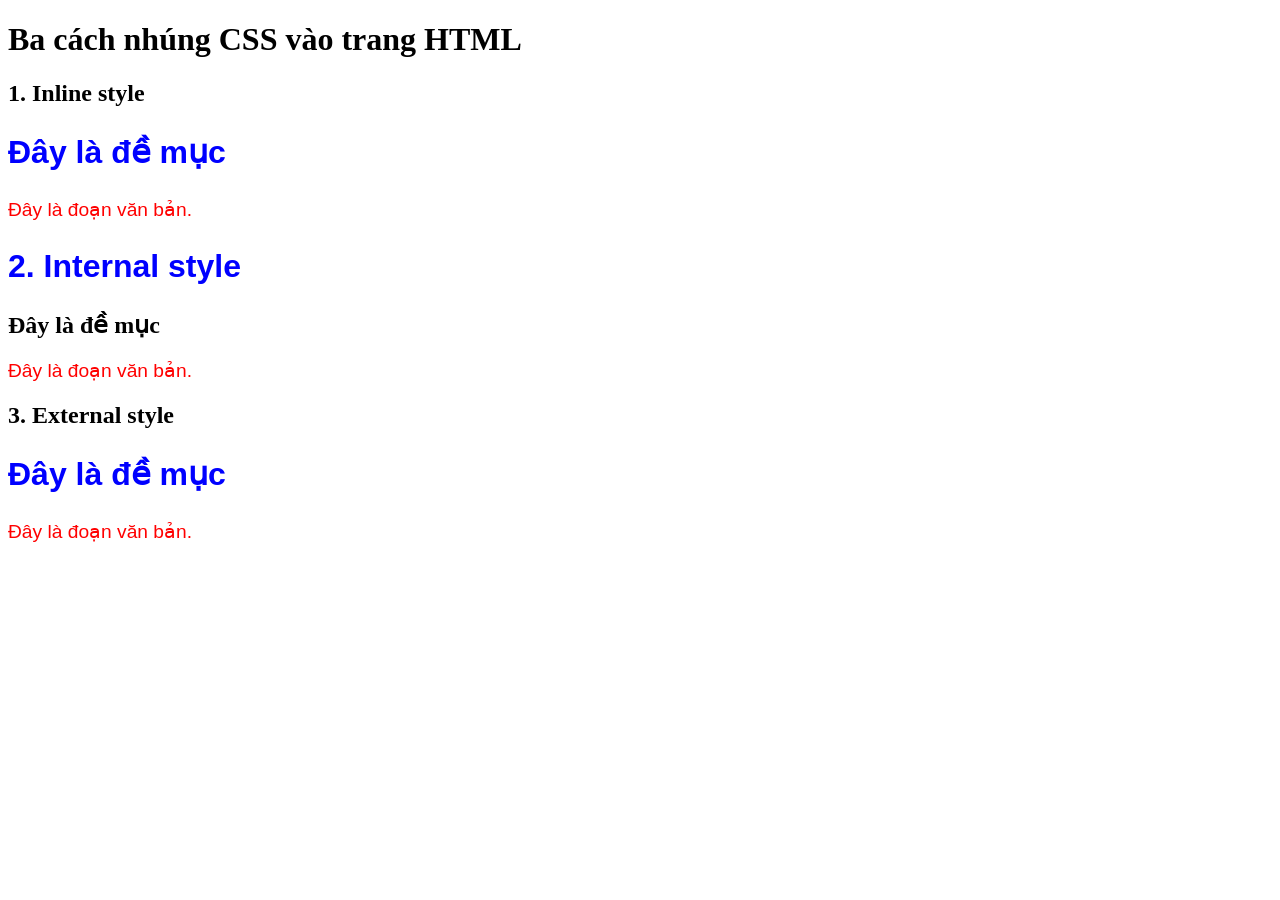
<file: nhung_css_mot_file.html>
<!DOCTYPE html>
<html lang="vi">
<head>
  <meta charset="UTF-8">
  <meta name="viewport" content="width=device-width, initial-scale=1.0">
  <title>Minh họa 3 cách nhúng CSS</title>

  <!-- Cách 2: Internal CSS -->
  <style>
    .internal-demo h2 {
      color: blue;
      font-family: Tahoma, sans-serif;
      font-size: 200%;
    }

    .internal-demo p {
      color: red;
      font-family: Arial, sans-serif;
      font-size: 120%;
    }
  </style>

  <!-- Cách 3: stylesheet được nạp từ Blob trong cùng file HTML -->
  <link id="external-style" rel="stylesheet">
</head>
<body>
  <h1>Ba cách nhúng CSS vào trang HTML</h1>

  <section>
    <h2>1. Inline style</h2>
    <h1 style="color: blue; font-family: Tahoma, sans-serif; font-size: 200%;">
      Đây là đề mục
    </h1>
    <p style="color: red; font-family: Arial, sans-serif; font-size: 120%;">
      Đây là đoạn văn bản.
    </p>
  </section>

  <section class="internal-demo">
    <h2>2. Internal style</h2>
    <h1>Đây là đề mục</h1>
    <p>Đây là đoạn văn bản.</p>
  </section>

  <section class="external-demo">
    <h2>3. External style</h2>
    <h1>Đây là đề mục</h1>
    <p>Đây là đoạn văn bản.</p>
  </section>

  <script>
    /*
      CSS external được nạp dưới dạng Blob để toàn bộ bài nằm trong một file.
      Trong dự án thông thường, nội dung CSS này nên đặt trong file riêng,
      ví dụ external.css, rồi liên kết bằng:
      <link rel="stylesheet" href="external.css">
    */
    const externalCss = `
      .external-demo h1 {
        color: blue;
        font-family: Tahoma, sans-serif;
        font-size: 200%;
      }

      .external-demo p {
        color: red;
        font-family: Arial, sans-serif;
        font-size: 120%;
      }
    `;

    const cssBlob = new Blob([externalCss], { type: "text/css" });
    const cssUrl = URL.createObjectURL(cssBlob);
    document.getElementById("external-style").href = cssUrl;
  </script>
</body>
</html>
</file>
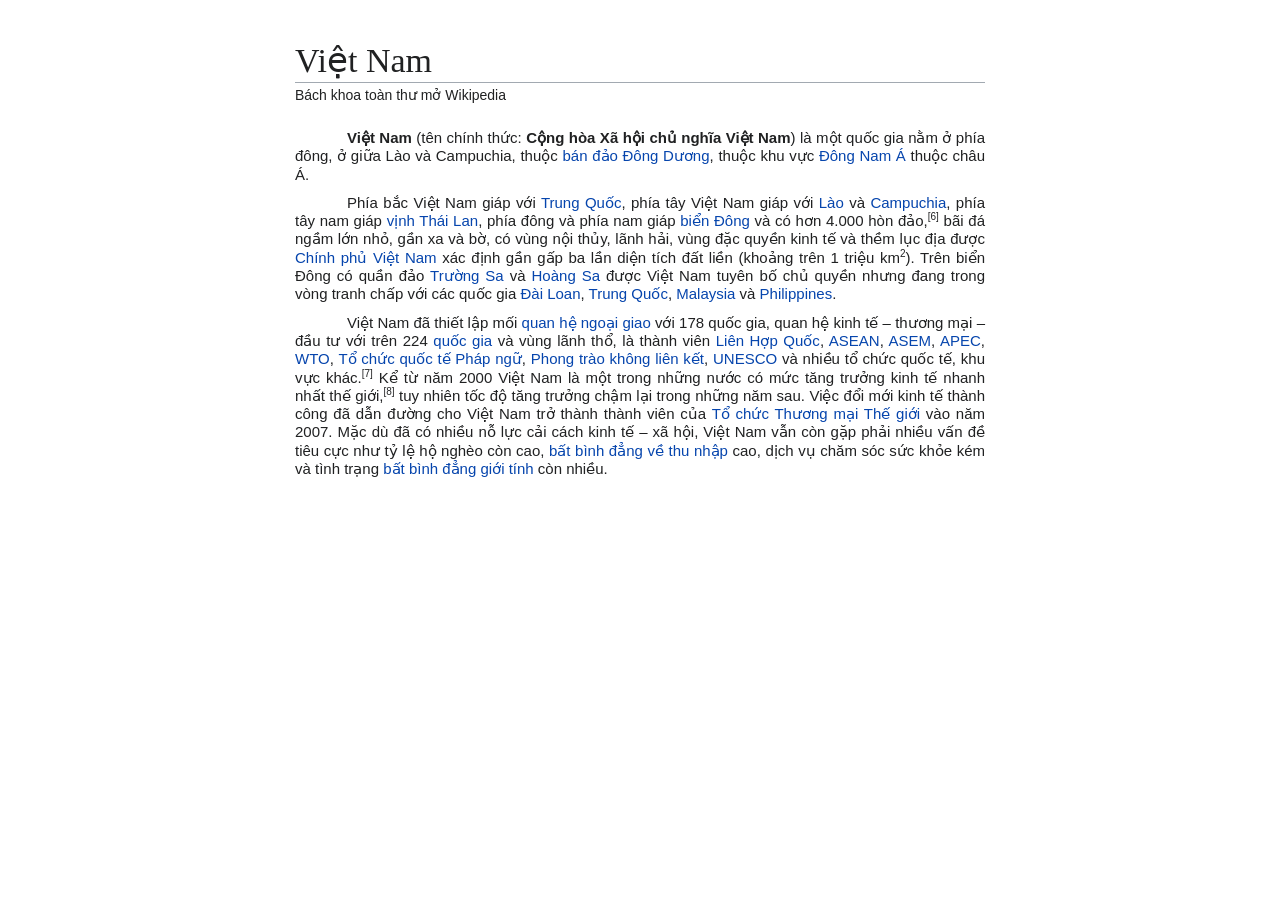
<file: vietnam_css.html>
<!DOCTYPE html>
<html lang="vi">
<head>
    <meta charset="UTF-8">
    <meta name="viewport" content="width=device-width, initial-scale=1.0">
    <title>Việt Nam - Bách khoa toàn thư</title>
    <style>
        * { box-sizing: border-box; }

        body {
            margin: 0;
            padding: 40px 20px;
            color: #202122;
            background: #fff;
            font-family: Arial, Helvetica, sans-serif;
        }

        article {
            width: min(100%, 690px);
            margin: 0 auto;
        }

        h1 {
            margin: 0;
            padding-bottom: 2px;
            border-bottom: 1px solid #a2a9b1;
            color: #202122;
            font-family: Georgia, "Times New Roman", serif;
            font-size: 34px;
            font-weight: 400;
        }

        .subtitle {
            margin: 4px 0 26px;
            font-size: 14px;
        }

        p {
            margin: 0 0 10px;
            font-size: 15px;
            line-height: 1.22;
            text-align: justify;
            text-indent: 52px;
        }

        a {
            color: #0645ad;
            text-decoration: none;
        }

        a:hover { text-decoration: underline; }

        sup {
            font-size: 10px;
            line-height: 0;
        }
    </style>
</head>
<body>
<article>
    <h1>Việt Nam</h1>
    <div class="subtitle">Bách khoa toàn thư mở Wikipedia</div>

    <p><strong>Việt Nam</strong> (tên chính thức: <strong>Cộng hòa Xã hội chủ nghĩa Việt Nam</strong>) là một quốc gia nằm ở phía đông, ở giữa Lào và Campuchia, thuộc <a href="#">bán đảo Đông Dương</a>, thuộc khu vực <a href="#">Đông Nam Á</a> thuộc châu Á.</p>

    <p>Phía bắc Việt Nam giáp với <a href="#">Trung Quốc</a>, phía tây Việt Nam giáp với <a href="#">Lào</a> và <a href="#">Campuchia</a>, phía tây nam giáp <a href="#">vịnh Thái Lan</a>, phía đông và phía nam giáp <a href="#">biển Đông</a> và có hơn 4.000 hòn đảo,<sup>[6]</sup> bãi đá ngầm lớn nhỏ, gần xa và bờ, có vùng nội thủy, lãnh hải, vùng đặc quyền kinh tế và thềm lục địa được <a href="#">Chính phủ Việt Nam</a> xác định gần gấp ba lần diện tích đất liền (khoảng trên 1 triệu km<sup>2</sup>). Trên biển Đông có quần đảo <a href="#">Trường Sa</a> và <a href="#">Hoàng Sa</a> được Việt Nam tuyên bố chủ quyền nhưng đang trong vòng tranh chấp với các quốc gia <a href="#">Đài Loan</a>, <a href="#">Trung Quốc</a>, <a href="#">Malaysia</a> và <a href="#">Philippines</a>.</p>

    <p>Việt Nam đã thiết lập mối <a href="#">quan hệ ngoại giao</a> với 178 quốc gia, quan hệ kinh tế – thương mại – đầu tư với trên 224 <a href="#">quốc gia</a> và vùng lãnh thổ, là thành viên <a href="#">Liên Hợp Quốc</a>, <a href="#">ASEAN</a>, <a href="#">ASEM</a>, <a href="#">APEC</a>, <a href="#">WTO</a>, <a href="#">Tổ chức quốc tế Pháp ngữ</a>, <a href="#">Phong trào không liên kết</a>, <a href="#">UNESCO</a> và nhiều tổ chức quốc tế, khu vực khác.<sup>[7]</sup> Kể từ năm 2000 Việt Nam là một trong những nước có mức tăng trưởng kinh tế nhanh nhất thế giới,<sup>[8]</sup> tuy nhiên tốc độ tăng trưởng chậm lại trong những năm sau. Việc đổi mới kinh tế thành công đã dẫn đường cho Việt Nam trở thành thành viên của <a href="#">Tổ chức Thương mại Thế giới</a> vào năm 2007. Mặc dù đã có nhiều nỗ lực cải cách kinh tế – xã hội, Việt Nam vẫn còn gặp phải nhiều vấn đề tiêu cực như tỷ lệ hộ nghèo còn cao, <a href="#">bất bình đẳng về thu nhập</a> cao, dịch vụ chăm sóc sức khỏe kém và tình trạng <a href="#">bất bình đẳng giới tính</a> còn nhiều.</p>
</article>
</body>
</html>
</file>
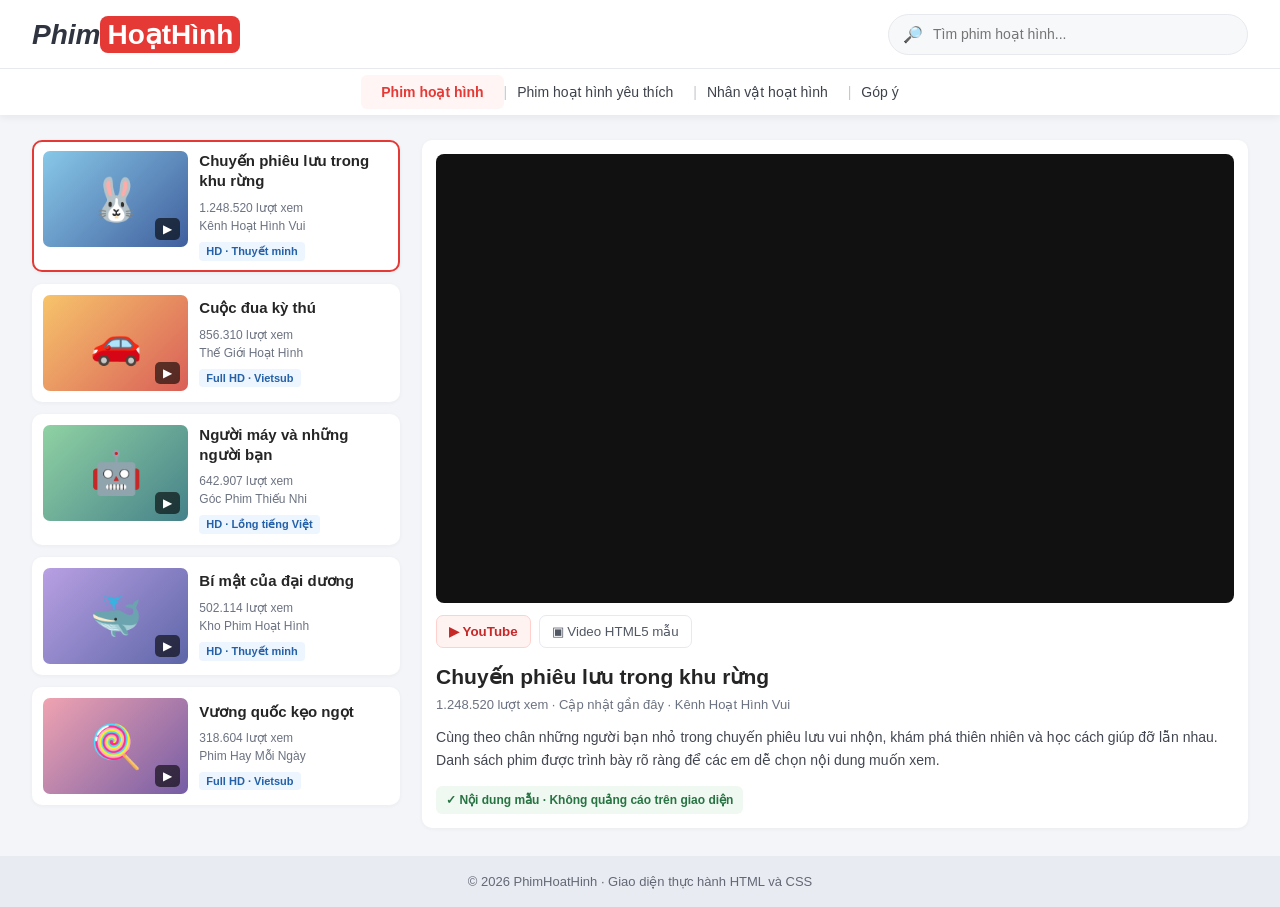
<file: website_hoat_hinh.html>
<!DOCTYPE html>
<html lang="vi">
<head>
  <meta charset="UTF-8">
  <meta name="viewport" content="width=device-width, initial-scale=1">
  <title>PhimHoatHinh - Xem hoạt hình trực tuyến</title>
  <style>
    :root {
      --red: #e53935;
      --ink: #252525;
      --muted: #6b7280;
      --line: #e7e9ee;
      --paper: #fff;
      --page: #f4f5f8;
    }
    * { box-sizing: border-box; }
    body {
      margin: 0;
      padding-top: 116px;
      background: var(--page);
      color: var(--ink);
      font-family: Arial, Helvetica, sans-serif;
    }
    .site-header {
      position: fixed;
      z-index: 20;
      top: 0;
      left: 0;
      right: 0;
      background: var(--paper);
      box-shadow: 0 2px 8px #17203312;
    }
    .header-inner {
      max-width: 1260px;
      height: 68px;
      margin: auto;
      padding: 0 22px;
      display: flex;
      align-items: center;
      justify-content: space-between;
      gap: 24px;
    }
    .logo {
      color: #2f3440;
      font-size: 28px;
      font-weight: 800;
      font-style: italic;
      text-decoration: none;
      white-space: nowrap;
    }
    .logo strong {
      padding: 3px 7px;
      border-radius: 8px;
      background: var(--red);
      color: white;
      font-style: normal;
    }
    .search {
      width: min(360px, 40vw);
      display: flex;
      align-items: center;
      gap: 8px;
      padding: 10px 14px;
      border: 1px solid var(--line);
      border-radius: 22px;
      background: #f7f8fa;
      color: var(--muted);
    }
    .search input {
      width: 100%;
      border: 0;
      outline: 0;
      background: transparent;
      font-size: 14px;
    }
    .head-link {
      border-top: 1px solid var(--line);
      background: #fff;
    }
    .nav-inner {
      max-width: 1260px;
      min-height: 46px;
      margin: auto;
      padding: 0 22px;
      display: flex;
      justify-content: center;
      align-items: center;
      gap: 0;
    }
    .nav-inner a {
      padding: 9px 20px;
      color: #3d424b;
      text-decoration: none;
      font-size: 14px;
      border-radius: 6px;
    }
    .nav-inner a + a::before {
      content: "|";
      color: #c5c8ce;
      position: relative;
      left: -20px;
      margin-right: -10px;
    }
    .nav-inner a:hover, .nav-inner a.active {
      color: var(--red);
      font-weight: 700;
      background: #fff5f4;
    }

    .page {
      max-width: 1260px;
      margin: 24px auto 28px;
      padding: 0 22px;
    }
    .content-grid {
      display: grid;
      grid-template-columns: minmax(270px, 0.78fr) minmax(0, 1.75fr);
      gap: 22px;
      align-items: start;
    }
    .video-list {
      display: grid;
      gap: 12px;
    }
    .video-card {
      width: 100%;
      padding: 9px;
      display: grid;
      grid-template-columns: 42% 1fr;
      gap: 11px;
      text-align: left;
      border: 2px solid transparent;
      border-radius: 10px;
      background: var(--paper);
      color: inherit;
      cursor: pointer;
      box-shadow: 0 1px 4px #1720330c;
      transition: border-color .15s, transform .15s;
    }
    .video-card:hover { transform: translateY(-1px); border-color: #ffc7c4; }
    .video-card.selected { border-color: var(--red); }
    .thumbnail {
      min-height: 96px;
      position: relative;
      display: grid;
      place-items: center;
      overflow: hidden;
      border-radius: 7px;
      color: white;
      font-size: 42px;
      background: linear-gradient(135deg, #88c8e8, #405f9d);
    }
    .thumbnail::after {
      content: "▶";
      position: absolute;
      right: 8px;
      bottom: 7px;
      padding: 4px 8px;
      border-radius: 5px;
      background: #0009;
      color: white;
      font-size: 12px;
    }
    .video-card:nth-child(2) .thumbnail { background: linear-gradient(135deg, #f7c46b, #d95f58); }
    .video-card:nth-child(3) .thumbnail { background: linear-gradient(135deg, #90d2a3, #45818a); }
    .video-card:nth-child(4) .thumbnail { background: linear-gradient(135deg, #b8a0e3, #5d66a8); }
    .video-card:nth-child(5) .thumbnail { background: linear-gradient(135deg, #f0a3b1, #755da5); }
    .video-info { align-self: center; }
    .video-title { margin: 0 0 7px; font-size: 15px; line-height: 1.35; }
    .video-meta { color: var(--muted); font-size: 12px; line-height: 1.5; }
    .tag {
      display: inline-block;
      margin-top: 7px;
      padding: 3px 7px;
      border-radius: 4px;
      background: #edf5ff;
      color: #2461a6;
      font-size: 11px;
      font-weight: 700;
    }

    .watch-panel {
      min-width: 0;
      padding: 14px;
      border-radius: 10px;
      background: var(--paper);
      box-shadow: 0 1px 4px #1720330c;
    }
    .player {
      width: 100%;
      aspect-ratio: 16 / 9;
      overflow: hidden;
      border-radius: 8px;
      background: #111;
    }
    .player iframe, .player video {
      display: block;
      width: 100%;
      height: 100%;
      border: 0;
    }
    .player video { object-fit: contain; }
    .player-switch {
      display: flex;
      gap: 8px;
      margin: 12px 0 15px;
    }
    .player-switch button {
      padding: 8px 12px;
      border: 1px solid var(--line);
      border-radius: 7px;
      background: white;
      color: #515763;
      cursor: pointer;
    }
    .player-switch button.active {
      border-color: #ffd0cd;
      background: #fff3f2;
      color: #c62828;
      font-weight: 700;
    }
    .now-title { margin: 0 0 6px; font-size: 21px; line-height: 1.35; }
    .now-meta { color: var(--muted); font-size: 13px; }
    .description {
      margin: 14px 0 0;
      color: #414650;
      font-size: 14px;
      line-height: 1.65;
    }
    .quality-note {
      display: inline-flex;
      gap: 7px;
      align-items: center;
      margin-top: 14px;
      padding: 7px 10px;
      border-radius: 6px;
      background: #f0f8f2;
      color: #277342;
      font-size: 12px;
      font-weight: 700;
    }
    .empty {
      display: none;
      padding: 22px 12px;
      text-align: center;
      color: var(--muted);
      background: white;
      border-radius: 10px;
    }
    footer {
      padding: 18px 15px;
      text-align: center;
      background: #e9ebf2;
      color: #626875;
      font-size: 13px;
    }

    @media (max-width: 820px) {
      body { padding-top: 108px; }
      .header-inner { height: 62px; }
      .logo { font-size: 23px; }
      .content-grid { grid-template-columns: 1fr; }
      .video-list {
        grid-template-columns: repeat(2, minmax(0, 1fr));
        order: 2;
      }
      .watch-panel { order: 1; }
    }
    @media (max-width: 560px) {
      body { padding-top: 104px; }
      .header-inner { padding: 0 12px; gap: 12px; }
      .logo { font-size: 20px; }
      .search { width: 44px; height: 40px; justify-content: center; padding: 0; }
      .search input { display: none; }
      .nav-inner { padding: 4px 6px; justify-content: space-around; }
      .nav-inner a { padding: 9px 7px; font-size: 12px; }
      .nav-inner a + a::before { display: none; }
      .page { margin-top: 14px; padding: 0 10px; }
      .video-list { grid-template-columns: 1fr; }
      .video-card { grid-template-columns: 38% 1fr; }
      .thumbnail { min-height: 90px; }
      .watch-panel { padding: 10px; }
      .now-title { font-size: 18px; }
    }
  </style>
</head>
<body>
  <header class="site-header">
    <div class="header-inner">
      <a class="logo" href="#" aria-label="Phim hoạt hình"><span>Phim</span><strong>HoạtHình</strong></a>
      <label class="search" aria-label="Tìm phim"><span>🔎</span><input id="searchInput" type="search" placeholder="Tìm phim hoạt hình..."></label>
    </div>
    <nav class="head-link" aria-label="Menu chính">
      <div class="nav-inner">
        <a class="active" href="#phim">Phim hoạt hình</a>
        <a href="#yeu-thich">Phim hoạt hình yêu thích</a>
        <a href="#nhan-vat">Nhân vật hoạt hình</a>
        <a href="#gop-y">Góp ý</a>
      </div>
    </nav>
  </header>

  <main class="page" id="phim">
    <div class="content-grid">
      <section aria-label="Danh sách phim">
        <div class="video-list" id="videoList">
          <button class="video-card selected" data-title="Chuyến phiêu lưu trong khu rừng" data-views="1.248.520" data-emoji="🐰" data-youtube="aqz-KE-bpKQ">
            <span class="thumbnail">🐰</span>
            <span class="video-info">
              <h2 class="video-title">Chuyến phiêu lưu trong khu rừng</h2>
              <span class="video-meta">1.248.520 lượt xem<br>Kênh Hoạt Hình Vui</span><br>
              <span class="tag">HD · Thuyết minh</span>
            </span>
          </button>
          <button class="video-card" data-title="Cuộc đua kỳ thú" data-views="856.310" data-emoji="🚗" data-youtube="eRsGyueVLvQ">
            <span class="thumbnail">🚗</span>
            <span class="video-info">
              <h2 class="video-title">Cuộc đua kỳ thú</h2>
              <span class="video-meta">856.310 lượt xem<br>Thế Giới Hoạt Hình</span><br>
              <span class="tag">Full HD · Vietsub</span>
            </span>
          </button>
          <button class="video-card" data-title="Người máy và những người bạn" data-views="642.907" data-emoji="🤖" data-youtube="R6MlUcmOul8">
            <span class="thumbnail">🤖</span>
            <span class="video-info">
              <h2 class="video-title">Người máy và những người bạn</h2>
              <span class="video-meta">642.907 lượt xem<br>Góc Phim Thiếu Nhi</span><br>
              <span class="tag">HD · Lồng tiếng Việt</span>
            </span>
          </button>
          <button class="video-card" data-title="Bí mật của đại dương" data-views="502.114" data-emoji="🐳" data-youtube="aqz-KE-bpKQ">
            <span class="thumbnail">🐳</span>
            <span class="video-info">
              <h2 class="video-title">Bí mật của đại dương</h2>
              <span class="video-meta">502.114 lượt xem<br>Kho Phim Hoạt Hình</span><br>
              <span class="tag">HD · Thuyết minh</span>
            </span>
          </button>
          <button class="video-card" data-title="Vương quốc kẹo ngọt" data-views="318.604" data-emoji="🍭" data-youtube="eRsGyueVLvQ">
            <span class="thumbnail">🍭</span>
            <span class="video-info">
              <h2 class="video-title">Vương quốc kẹo ngọt</h2>
              <span class="video-meta">318.604 lượt xem<br>Phim Hay Mỗi Ngày</span><br>
              <span class="tag">Full HD · Vietsub</span>
            </span>
          </button>
        </div>
        <div class="empty" id="emptyState">Không tìm thấy phim phù hợp.</div>
      </section>

      <section class="watch-panel" aria-label="Trình phát phim">
        <div class="player" id="player">
          <iframe id="youtubePlayer"
            src="https://www.youtube-nocookie.com/embed/aqz-KE-bpKQ?rel=0"
            title="Video hoạt hình đang phát"
            allow="accelerometer; autoplay; clipboard-write; encrypted-media; gyroscope; picture-in-picture; web-share"
            referrerpolicy="strict-origin-when-cross-origin"
            allowfullscreen></iframe>
          <video id="localPlayer" controls playsinline preload="metadata" hidden>
            <source src="https://www.w3schools.com/html/mov_bbb.mp4" type="video/mp4">
            Trình duyệt của bạn không hỗ trợ video HTML5.
          </video>
        </div>
        <div class="player-switch" aria-label="Chọn loại trình phát">
          <button class="active" id="youtubeTab" type="button">▶ YouTube</button>
          <button id="videoTab" type="button">▣ Video HTML5 mẫu</button>
        </div>
        <h1 class="now-title" id="currentTitle">Chuyến phiêu lưu trong khu rừng</h1>
        <div class="now-meta" id="currentMeta">1.248.520 lượt xem · Cập nhật gần đây · Kênh Hoạt Hình Vui</div>
        <p class="description">
          Cùng theo chân những người bạn nhỏ trong chuyến phiêu lưu vui nhộn, khám phá thiên nhiên và học cách giúp đỡ lẫn nhau. Danh sách phim được trình bày rõ ràng để các em dễ chọn nội dung muốn xem.
        </p>
        <div class="quality-note">✓ Nội dung mẫu · Không quảng cáo trên giao diện</div>
      </section>
    </div>
  </main>

  <footer id="gop-y">© 2026 PhimHoatHinh · Giao diện thực hành HTML và CSS</footer>

  <script>
    const cards = [...document.querySelectorAll(".video-card")];
    const list = document.getElementById("videoList");
    const search = document.getElementById("searchInput");
    const empty = document.getElementById("emptyState");
    const iframe = document.getElementById("youtubePlayer");
    const video = document.getElementById("localPlayer");
    const currentTitle = document.getElementById("currentTitle");
    const currentMeta = document.getElementById("currentMeta");
    const youtubeTab = document.getElementById("youtubeTab");
    const videoTab = document.getElementById("videoTab");

    cards.forEach(card => {
      card.addEventListener("click", () => {
        cards.forEach(item => item.classList.remove("selected"));
        card.classList.add("selected");
        currentTitle.textContent = card.dataset.title;
        currentMeta.textContent = card.dataset.views + " lượt xem · Cập nhật gần đây · Kênh phim hoạt hình";
        iframe.src = "https://www.youtube-nocookie.com/embed/" + card.dataset.youtube + "?rel=0";
        showYoutube();
      });
    });

    search.addEventListener("input", () => {
      const query = search.value.trim().toLocaleLowerCase("vi");
      let visible = 0;
      cards.forEach(card => {
        const match = card.dataset.title.toLocaleLowerCase("vi").includes(query);
        card.hidden = !match;
        if (match) visible++;
      });
      empty.style.display = visible ? "none" : "block";
    });

    function showYoutube() {
      iframe.hidden = false;
      video.hidden = true;
      video.pause();
      youtubeTab.classList.add("active");
      videoTab.classList.remove("active");
    }
    function showHtmlVideo() {
      iframe.hidden = true;
      video.hidden = false;
      youtubeTab.classList.remove("active");
      videoTab.classList.add("active");
    }
    youtubeTab.addEventListener("click", showYoutube);
    videoTab.addEventListener("click", showHtmlVideo);
  </script>
</body>
</html>
</file>
<file: style.css>
:root {
  --ink: #252321;
  --muted: #76716d;
  --line: #e9e5e1;
  --accent: #b45d49;
  --soft: #f6f2ee;
}
* { box-sizing: border-box; }
body { margin: 0; color: var(--ink); background: #fff; font-family: Georgia, "Times New Roman", serif; }
.site-header { position: sticky; top: 0; z-index: 10; background: rgba(255,255,255,.96); border-bottom: 1px solid var(--line); backdrop-filter: blur(12px); }
.header-inner { min-height: 74px; display: flex; align-items: center; justify-content: space-between; gap: 26px; }
.wordmark { display: inline-flex; align-items: center; gap: 8px; color: var(--ink); font-family: Arial, sans-serif; font-weight: 750; font-size: 17px; text-decoration: none; white-space: nowrap; }
.wordmark > span:last-child { color: var(--accent); }
.wordmark-icon { width: 31px; height: 31px; display: grid; place-items: center; border: 1px solid var(--accent); border-radius: 50%; color: var(--accent); font-family: Georgia, serif; font-size: 18px; }
.site-nav { display: flex; align-items: center; justify-content: center; gap: 24px; flex: 1; flex-wrap: wrap; }
.site-nav a, .header-actions a { color: #4e4945; font-family: Arial, sans-serif; font-size: 12px; text-decoration: none; }
.site-nav a:hover, .header-actions a:hover { color: var(--accent); }
.header-actions { display: flex; align-items: center; gap: 17px; font-family: Arial, sans-serif; }
.search-button { width: 34px; height: 34px; border: 1px solid var(--line); border-radius: 50%; color: #514c47; background: #fff; font-size: 23px; line-height: 1; }
.subscribe-link { padding: 10px 15px; color: #fff !important; background: var(--ink); border-radius: 3px; }
.article-page { max-width: 1050px; padding-top: 26px; }
.breadcrumbs { display: flex; gap: 10px; margin-bottom: 30px; color: #9b958e; font: 11px Arial, sans-serif; }
.breadcrumbs a { color: #8b6558; text-decoration: none; }
.article-header { max-width: 850px; margin: 0 auto 25px; text-align: center; }
.category-pill, .section-kicker { color: var(--accent); font: 700 10px Arial, sans-serif; letter-spacing: 1.8px; }
.article-header h1 { margin: 13px 0 10px; font-size: clamp(34px, 5vw, 54px); font-weight: 400; line-height: 1.08; letter-spacing: -1px; }
.article-deck { max-width: 650px; margin: 0 auto; color: #77716d; font-size: 17px; line-height: 1.6; }
.author-section { display: flex; align-items: center; justify-content: space-between; gap: 20px; flex-wrap: wrap; margin-top: 28px; padding: 15px 0; border-top: 1px solid var(--line); border-bottom: 1px solid var(--line); text-align: left; }
.author-main { min-width: 0; display: flex; align-items: center; gap: 12px; }
.author-avatar { width: 48px; height: 48px; display: grid; flex: 0 0 48px; place-items: center; border-radius: 50%; background: #e9d8ce; color: #805645; font: 700 13px Arial, sans-serif; }
.author-details h2 { margin: 0 0 4px; font: 700 13px Arial, sans-serif; }
.author-details p { margin: 0; color: var(--muted); font: 11px/1.5 Arial, sans-serif; }
.meta-dot { padding: 0 4px; color: #b8afa7; }
.share-buttons { display: flex; align-items: center; gap: 8px; font: 11px Arial, sans-serif; color: var(--muted); }
.share-buttons a, .share-buttons button { width: 30px; height: 30px; display: grid; place-items: center; border: 1px solid var(--line); border-radius: 50%; background: #fff; color: #4f4b47; text-decoration: none; font-weight: 700; }
.share-buttons a:hover, .share-buttons button:hover { border-color: var(--accent); color: var(--accent); }
.mosaic-gallery { display: grid; grid-template-columns: minmax(0, 2fr) minmax(0, 1fr); grid-template-rows: repeat(2, minmax(190px, 1fr)); grid-template-areas: "main sub1" "main sub2"; gap: 12px; margin: 28px 0 30px; }
.photo { position: relative; min-width: 0; min-height: 0; margin: 0; overflow: hidden; background: var(--soft); }
.photo-main { grid-area: main; }
.photo-sub-1 { grid-area: sub1; }
.photo-sub-2 { grid-area: sub2; }
.photo img { width: 100%; height: 100%; min-height: 190px; display: block; object-fit: cover; transition: transform .45s ease; }
.photo-main img { min-height: 392px; }
.photo:hover img { transform: scale(1.025); }
.photo figcaption { position: absolute; right: 0; bottom: 0; left: 0; padding: 28px 13px 11px; color: #fff; background: linear-gradient(transparent, #0009); font: 11px Arial, sans-serif; }
.article-body { max-width: 720px; margin: 0 auto; color: #45413e; font-size: 17px; line-height: 1.85; }
.article-body p { margin: 0 0 19px; }
.article-body .lead-paragraph:first-letter { float: left; padding: 5px 8px 0 0; color: var(--accent); font-size: 48px; line-height: .8; }
.article-body blockquote { margin: 27px 0; padding: 7px 0 7px 20px; border-left: 3px solid #c27c68; color: #76574d; font-size: 21px; font-style: italic; line-height: 1.5; }
.recommended-section { margin: 58px 0 0; padding-top: 25px; border-top: 1px solid var(--line); }
.section-heading { display: flex; align-items: end; justify-content: space-between; gap: 15px; margin-bottom: 19px; }
.section-heading h2, .subscribe-box h2 { margin: 7px 0 0; font-size: 28px; font-weight: 400; }
.section-heading > a { color: var(--accent); font: 12px Arial, sans-serif; text-decoration: none; }
.article-card { border: 1px solid #eee9e4; border-radius: 0; background: #fff; }
.article-card .card-img-top { width: 100%; height: 160px; object-fit: cover; border-radius: 0; }
.article-card .card-body { padding: 16px 15px 11px; }
.card-category { color: var(--accent); font: 700 9px Arial, sans-serif; letter-spacing: 1.1px; }
.article-card .card-title { margin: 8px 0; font-size: 18px; font-weight: 400; line-height: 1.28; }
.article-card .card-text { color: #77716d; font-size: 13px; line-height: 1.6; }
.article-card .card-footer { padding: 0 15px 15px; border: 0; background: #fff; color: #938c85; font: 10px Arial, sans-serif; }
.article-card .card-footer span { padding: 0 5px; }
.subscribe-box { display: flex; align-items: center; justify-content: space-between; gap: 25px; margin: 55px 0; padding: 30px 34px; background: #f6f2ee; }
.subscribe-box h2 { font-size: 25px; }
.subscribe-box p { margin: 7px 0 0; color: #77716d; font-size: 13px; }
.subscribe-box form { display: flex; gap: 7px; }
.subscribe-box input { width: 210px; padding: 10px 12px; border: 1px solid #ded7d0; border-radius: 2px; background: white; font: 12px Arial, sans-serif; }
.subscribe-box button { padding: 10px 15px; border: 0; border-radius: 2px; background: #292522; color: white; font: 12px Arial, sans-serif; }
.site-footer { border-top: 1px solid var(--line); }
.footer-inner { min-height: 75px; display: flex; align-items: center; justify-content: space-between; gap: 15px; }
.footer-inner > span { color: #8d8781; font: 10px Arial, sans-serif; }
.footer-inner > div { display: flex; gap: 14px; }
.footer-inner > div a { color: #6f6964; font: 10px Arial, sans-serif; text-decoration: none; }

@media (max-width: 767.98px) {
  .site-nav { gap: 13px; }
  .mosaic-gallery { grid-template-columns: 1fr 1fr; grid-template-rows: minmax(220px, 1fr) minmax(160px, .75fr); grid-template-areas: "main main" "sub1 sub2"; }
  .photo-main img { min-height: 220px; }
  .photo img { min-height: 160px; }
  .article-page { padding-top: 20px; }
}
@media (max-width: 575.98px) {
  .header-inner { min-height: auto; padding-top: 12px; padding-bottom: 10px; flex-wrap: wrap; gap: 9px 12px; }
  .wordmark { font-size: 15px; }
  .site-nav { order: 3; flex: 1 0 100%; justify-content: flex-start; overflow-x: auto; flex-wrap: nowrap; padding-bottom: 2px; }
  .site-nav a { flex: 0 0 auto; font-size: 11px; }
  .subscribe-link { padding: 8px 10px; font-size: 11px !important; }
  .breadcrumbs { margin-bottom: 20px; }
  .article-header h1 { font-size: 35px; }
  .article-deck { font-size: 15px; }
  .author-section { align-items: flex-start; gap: 12px; }
  .author-main { flex: 1 1 100%; }
  .share-buttons { margin-left: 60px; }
  .mosaic-gallery { grid-template-columns: 1fr; grid-template-rows: 260px 190px 190px; grid-template-areas: "main" "sub1" "sub2"; gap: 9px; }
  .photo-main img, .photo img { min-height: 0; }
  .article-body { font-size: 16px; }
  .article-body blockquote { font-size: 19px; }
  .section-heading h2 { font-size: 24px; }
  .article-card .card-img-top { height: 190px; }
  .subscribe-box { align-items: stretch; flex-direction: column; padding: 24px 19px; }
  .subscribe-box form { flex-direction: column; }
  .subscribe-box input { width: 100%; }
  .footer-inner { align-items: flex-start; justify-content: center; flex-direction: column; padding-top: 16px; padding-bottom: 16px; }
}
</file>
